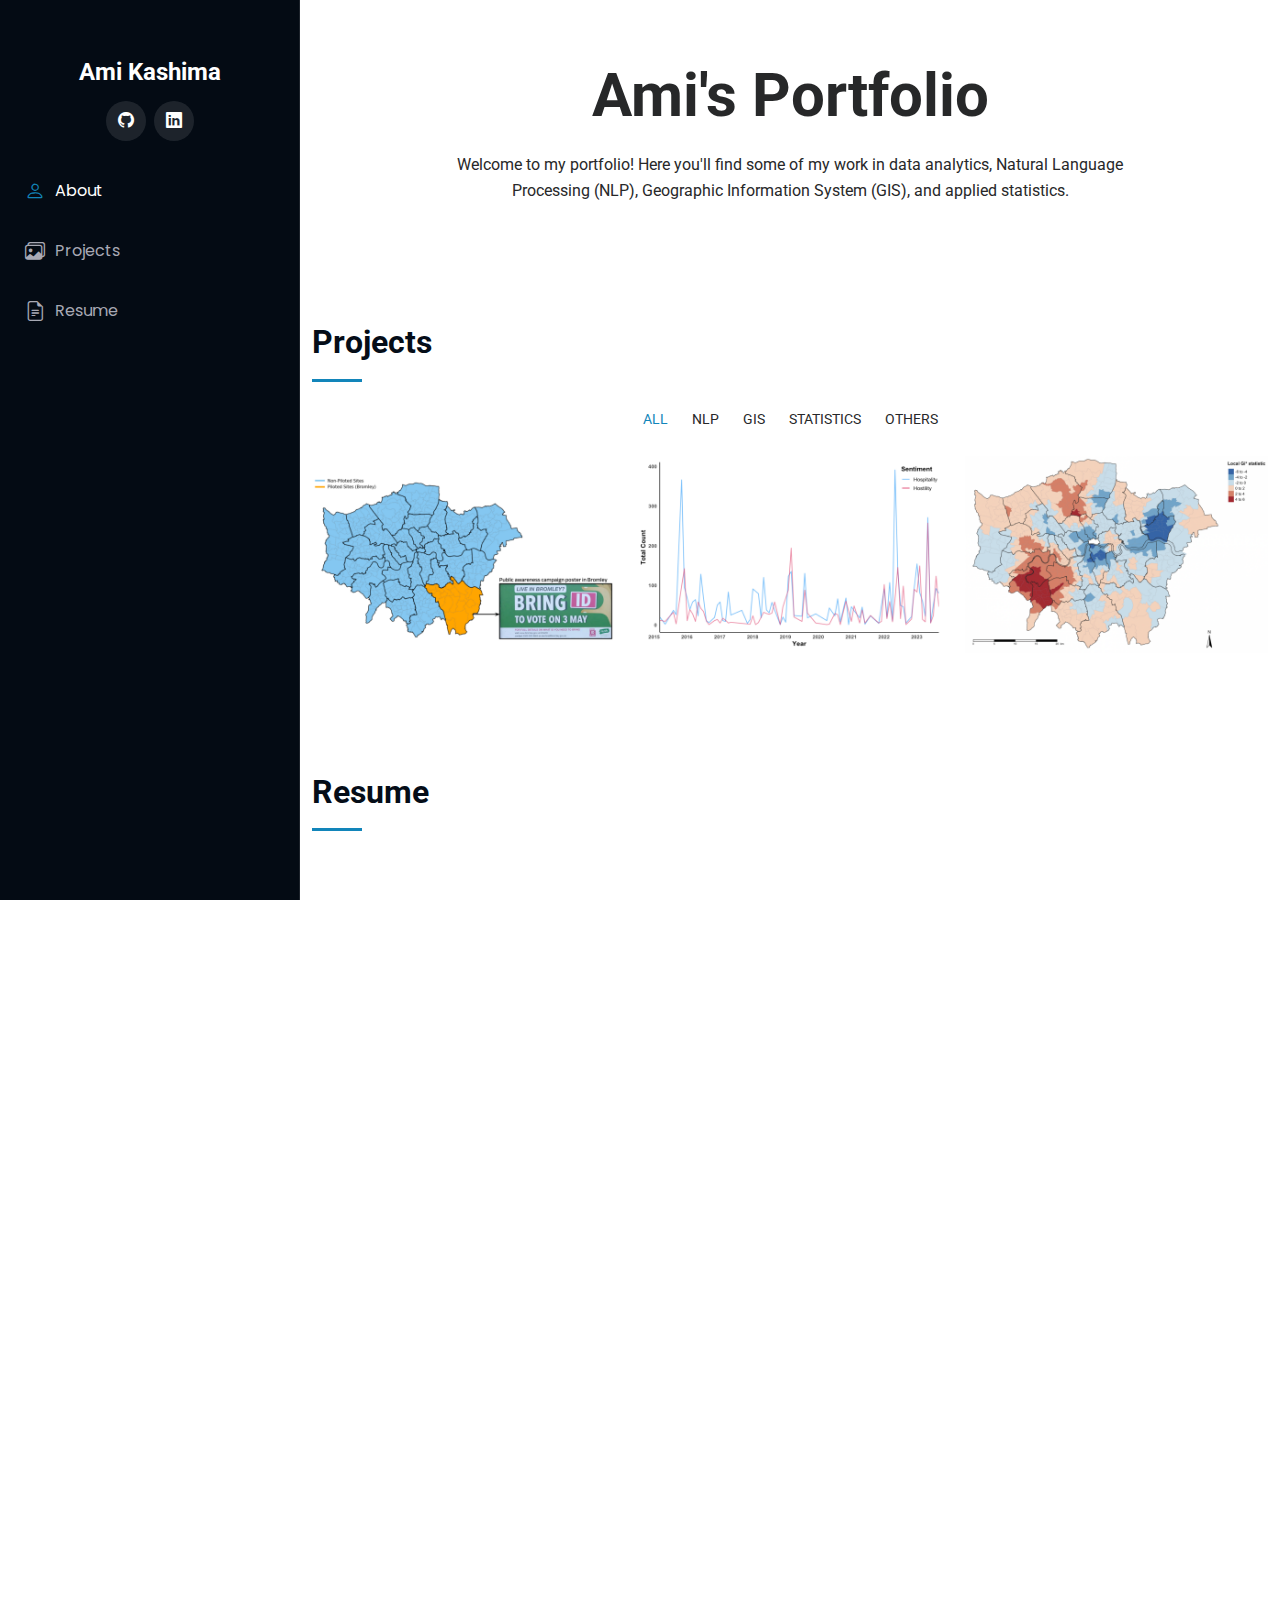
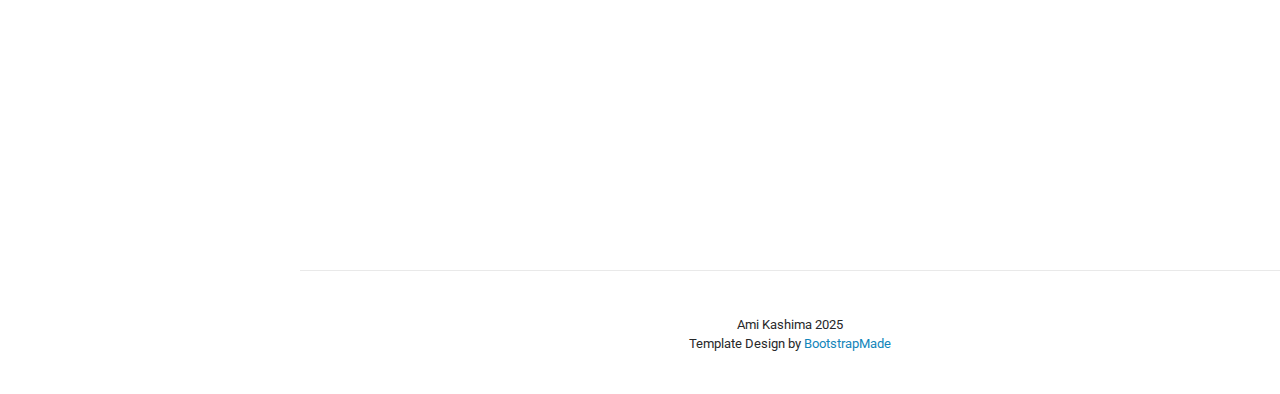
<file: index.html>
<!DOCTYPE html>
<html lang="en">

<head>
  <meta charset="utf-8">
  <meta content="width=device-width, initial-scale=1.0" name="viewport">
  <meta content="" name="description">
  <meta content="" name="keywords">
  <title>Ami's Portfolio</title>

  <!-- Favicons -->
  <link href="assets/img/favicon.ico" rel="icon" type="image/x-icon">
  <link href="assets/img/apple-touch-icon.png" rel="apple-touch-icon">

  <!-- Fonts -->
  <link href="https://fonts.googleapis.com" rel="preconnect">
  <link href="https://fonts.gstatic.com" rel="preconnect" crossorigin>
  <link href="https://fonts.googleapis.com/css2?family=Roboto:ital,wght@0,100;0,300;0,400;0,500;0,700;0,900;1,100;1,300;1,400;1,500;1,700;1,900&family=Poppins:ital,wght@0,100;0,200;0,300;0,400;0,500;0,600;0,700;0,800;0,900;1,100;1,200;1,300;1,400;1,500;1,600;1,700;1,800;1,900&family=Raleway:ital,wght@0,100;0,200;0,300;0,400;0,500;0,600;0,700;0,800;0,900;1,100;1,200;1,300;1,400;1,500;1,600;1,700;1,800;1,900&display=swap" rel="stylesheet">

  <!-- Vendor CSS Files -->
  <link href="assets/vendor/bootstrap/css/bootstrap.min.css" rel="stylesheet">
  <link href="assets/vendor/bootstrap-icons/bootstrap-icons.css" rel="stylesheet">
  <link href="assets/vendor/aos/aos.css" rel="stylesheet">
  <link href="assets/vendor/glightbox/css/glightbox.min.css" rel="stylesheet">
  <link href="assets/vendor/swiper/swiper-bundle.min.css" rel="stylesheet">

  <!-- Main CSS File -->
  <link href="assets/css/main.css" rel="stylesheet">

  <!-- =======================================================
  * Template Name: iPortfolio
  * Template URL: https://bootstrapmade.com/iportfolio-bootstrap-portfolio-websites-template/
  * Updated: Jun 29 2024 with Bootstrap v5.3.3
  * Author: BootstrapMade.com
  * License: https://bootstrapmade.com/license/
  ======================================================== -->
</head>

<body class="index-page">

  <header id="header" class="header dark-background d-flex flex-column">
    <i class="header-toggle d-xl-none bi bi-list"></i>


    <a href="index.html" class="logo d-flex align-items-center justify-content-center">
      <!-- Uncomment the line below if you also wish to use an image logo -->
      <!-- <img src="assets/img/logo.png" alt=""> -->
      <h1 class="sitename"><br><br>Ami Kashima</h1>
    </a>

    <div class="social-links text-center">
      <a href="https://github.com/amikashima" class="github"><i class="bi bi-github"></i></a>
      <a href="https://www.linkedin.com/in/ami-kashima-99a86022b/" class="linkedin"><i class="bi bi-linkedin"></i></a>
    </div>

    <nav id="navmenu" class="navmenu">
      <ul>
        <li><a href="#intro"><i class="bi bi-person navicon"></i> About</a></li>
        <li><a href="#portfolio"><i class="bi bi-images navicon"></i> Projects</a></li>
        <li><a href="#resume"><i class="bi bi-file-earmark-text navicon"></i> Resume</a></li>
      </ul>
    </nav>

  </header>

  <main class="main">

    <!-- Portfolio Intro Section -->
<section id="intro" class="intro-section">
  <div class="container text-center">
    <h1 class="intro-title">Ami's Portfolio</h1>
    <p class="intro-description">
      Welcome to my portfolio! Here you'll find some of my work in data analytics, Natural Language Processing (NLP), 
      Geographic Information System (GIS), and applied statistics.
    </p>
  </div>
</section>


    <!-- Portfolio Section -->
    <section id="portfolio" class="portfolio section">

      <!-- Section Title -->
      <div class="container section-title" data-aos="fade-up">
        <h2>Projects</h2>
      </div><!-- End Section Title -->

      <div class="container">

        <div class="isotope-layout" data-default-filter="*" data-layout="masonry" data-sort="original-order">

          <ul class="portfolio-filters isotope-filters" data-aos="fade-up" data-aos-delay="100">
            <li data-filter="*" class="filter-active">All</li>
            <li data-filter=".filter-nlp">NLP</li>
            <li data-filter=".filter-gis">GIS</li>
            <li data-filter=".filter-stats">Statistics</li>
            <li data-filter=".filter-ml">Others</li>
          
          </ul><!-- End Portfolio Filters -->

          <div class="row gy-4 isotope-container" data-aos="fade-up" data-aos-delay="200">

            <div class="col-lg-4 col-md-6 portfolio-item isotope-item filter-stats">
              <div class="portfolio-content h-100">
                <img src="assets/img/portfolio/causal.jpg" class="img-fluid" alt="">
                <div class="portfolio-info">
                  <h4>Statistics, Python</h4>
                  <p>Causal Impact of the Voter ID Requirements on Voter Turnout in London</p>
                  <a href="causal-portfolio-details.html" title="More Details" class="details-link"><i class="bi bi-link-45deg"></i></a>
                </div>
              </div>
            </div><!-- End Portfolio Item -->

            <div class="col-lg-4 col-md-6 portfolio-item isotope-item filter-nlp">
              <div class="portfolio-content h-100">
                <img src="assets/img/portfolio/refugee.jpg" class="img-fluid" alt="">
                <div class="portfolio-info">
                  <h4>NLP, Python, R</h4>
                  <p>Politicians' Attitudes Towards Refugees in the UK House of Commons</p>
                  <a href="portfolio-details.html" title="More Details" class="details-link"><i class="bi bi-link-45deg"></i></a>
                </div>
              </div>
            </div><!-- End Portfolio Item -->

            <div class="col-lg-4 col-md-6 portfolio-item isotope-item filter-gis">
              <div class="portfolio-content h-100">
                <img src="assets/img/portfolio/gis.jpg" class="img-fluid" alt="">
                <div class="portfolio-info">
                  <h4>GIS, R</h4>
                  <p>Geospatial Analysis of Voter Turnout in London's Local Elections</p>
                  <a href="gis-portfolio-details.html" title="More Details" class="details-link"><i class="bi bi-link-45deg"></i></a>
                </div>
              </div>
            </div><!-- End Portfolio Item -->
          
          </div><!-- End Portfolio Container -->

        </div>

      </div>

    </section><!-- /Portfolio Section -->

  
   <!-- Resume Section -->
   <section id="resume" class="resume section">

    <!-- Section Title -->
    <div class="container section-title" data-aos="fade-up">
      <h2>Resume</h2>
    </div><!-- End Section Title -->

    <div class="container">
      <div class="row">
        <div class="col-lg-6" data-aos="fade-up" data-aos-delay="100">
          <h3 class="resume-title">Education</h3>
          <div class="resume-item">
            <h4>MSc Social Data Science</h4>
            <h6>University of Oxford, UK (2024-26)</h6>
            <p><em>Funding: Oxford-Uehiro Graduate Scholarship<br>
              Thesis: Cross-Linguistic Analysis of Earthquake Coverage and the Role of Bilingual Contributors on Wikipedia</em></p>
          </div><!-- Edn Resume Item -->

          <div class="resume-item">
            <h4>BA Geography with Social Data Science</h4>
            <h6>University College London, UK (2021-24)</h6>
            <p><em>Grade: First Class Honours <br>
              Thesis: Hostility or Hospitality? Computational Text Analysis of MPs' Attitudes Towards Refugees in the UK House of Commons</em></p>
          </div><!-- Edn Resume Item -->
        </div>

        <div class="col-lg-6" data-aos="fade-up" data-aos-delay="200">
          <h3 class="resume-title">Experiences</h3>
          

          <!-- UCL Research Assistant Role -->
           <div class="resume-item">
            <h4>Research Assistant</h4>
            <h6>University College London, UK (Jul-Oct 2024)</h6>
            <p><em>Assited with the construction of a multimodal vision-language model to improve the prediction of real estate characteristics in London.</em></p>
          
          </div><!-- End Resume Item -->
          
          <!-- GLA Data Analyst Intern Role -->
           <div class="resume-item">
            <h4>Data Analyst Intern</h4>
            <h6>Greater London Authority, UK (Jun-Jul 2023)</h6>
            <p><em>Assisted with the launch and analysis of the London Wellbeing and Sustainability Measure; a multidimensional tool created in response to the Mayor of London's 2021 Manifesto.</em></p>
          </div><!-- End Resume Item -->

        </div>

        <div class="col-lg-6" data-aos="fade-up" data-aos-delay="100">
          <h3 class="resume-title">Awards</h3>
          
          <!-- UCL Research Assistant Role -->
           <div class="resume-item">
            <h4>2024 Faculty Medal Winner and Dean's List</h4>
            <h6>Issued by UCL Faculty of Social & Historical Sciences (Jul 2024)</h6>
            <p><em>Highest-achieving undergraduate student out of over 1,000 graduating students in the 
              UCL Faculty of Social & Historical Sciences. Featured in a <a href="https://www.ucl.ac.uk/social-historical-sciences/case-studies/2024/aug/student-spotlight-ami-kashima" target="_blank">Student Spotlight</a> article. </em></p>
          
          </div><!-- End Resume Item -->
          
          <!-- GLA Data Analyst Intern Role -->
           <div class="resume-item">
            <h4>2024 Best Dissertation Prize</h4>
            <h6>Issued by UCL Q-Step Centre (Jul 2024)</h6>
            <p><em>Best undergraduate dissertation in UCL Social Data Science (Q-Step). 
              Highlights from my research can be read <a href="https://github.com/amikashima/Undergraduate-Dissertation" target="_blank">here</a>.</em></p>
          </div><!-- End Resume Item -->

          <!-- GLA Data Analyst Intern Role -->
          <div class="resume-item">
            <h4>Oxford-Uehiro Graduate Scholarship</h4>
            <h6>Issued by the University of Oxford (Apr 2024)</h6>
            <p><em>Awarded a fully funded merit-based scholarship to pursue my graduate studies. 
              More about the scholarship can be read <a href="https://www.development.ox.ac.uk/report2022-23/oxford-launches-new-scholarship-programme-inspired-by-japans-choshu-five" target="_blank">here</a>.</em></p>
          </div><!-- End Resume Item -->

        </div>
        
        <div class="col-lg-6" data-aos="fade-up" data-aos-delay="100">
          <h3 class="resume-title">Skills</h3>
          
          <!-- Data Analysis -->
           <div class="resume-item">
            <h4>Data Analysis</h4>
            <p>Python, R</p>
          </div><!-- End Resume Item -->
          
          
          <!-- Database Management -->
          <div class="resume-item">
            <h4>Database Management</h4>
            <p>PostgreSQL</p>
          </div><!-- End Resume Item -->

          <!-- Typesetting -->
          <div class="resume-item">
            <h4>Typesetting</h4>
            <p>LaTeX, R Markdown</p>
          </div><!-- End Resume Item -->

          <!-- Web Development -->
          <div class="resume-item">
            <h4>Web Development</h4>
            <p>HTML, JavaScript, CSS</p>
          </div><!-- End Resume Item -->


          <!-- Languages -->
           <div class="resume-item">
            <h4>Languages</h4>
            <p>English (Native), Japanese (Native)</p>
          </div><!-- End Resume Item -->

        </div>
      </div>

    </div>

  </section><!-- /Resume Section -->
  

  </main>

  <footer id="footer" class="footer position-relative">

    <div class="container">
      <div class="credits">
        <!-- All the links in the footer should remain intact. -->
        <!-- Licensing information: https://bootstrapmade.com/license/ -->
        <!-- Purchase the pro version with working PHP/AJAX contact form: [buy-url] -->
        Ami Kashima 2025 <br> Template Design by <a href="https://bootstrapmade.com/">BootstrapMade</a>
      </div>
    </div>

  </footer>

  <!-- Scroll Top -->
  <a href="#" id="scroll-top" class="scroll-top d-flex align-items-center justify-content-center"><i class="bi bi-arrow-up-short"></i></a>

  <!-- Preloader -->
  <div id="preloader"></div>

  <!-- Vendor JS Files -->
  <script src="assets/vendor/bootstrap/js/bootstrap.bundle.min.js"></script>
  <script src="assets/vendor/php-email-form/validate.js"></script>
  <script src="assets/vendor/aos/aos.js"></script>
  <script src="assets/vendor/typed.js/typed.umd.js"></script>
  <script src="assets/vendor/purecounter/purecounter_vanilla.js"></script>
  <script src="assets/vendor/waypoints/noframework.waypoints.js"></script>
  <script src="assets/vendor/glightbox/js/glightbox.min.js"></script>
  <script src="assets/vendor/imagesloaded/imagesloaded.pkgd.min.js"></script>
  <script src="assets/vendor/isotope-layout/isotope.pkgd.min.js"></script>
  <script src="assets/vendor/swiper/swiper-bundle.min.js"></script>

  <!-- Main JS File -->
  <script src="assets/js/main.js"></script>

</body>

</html>
</file>
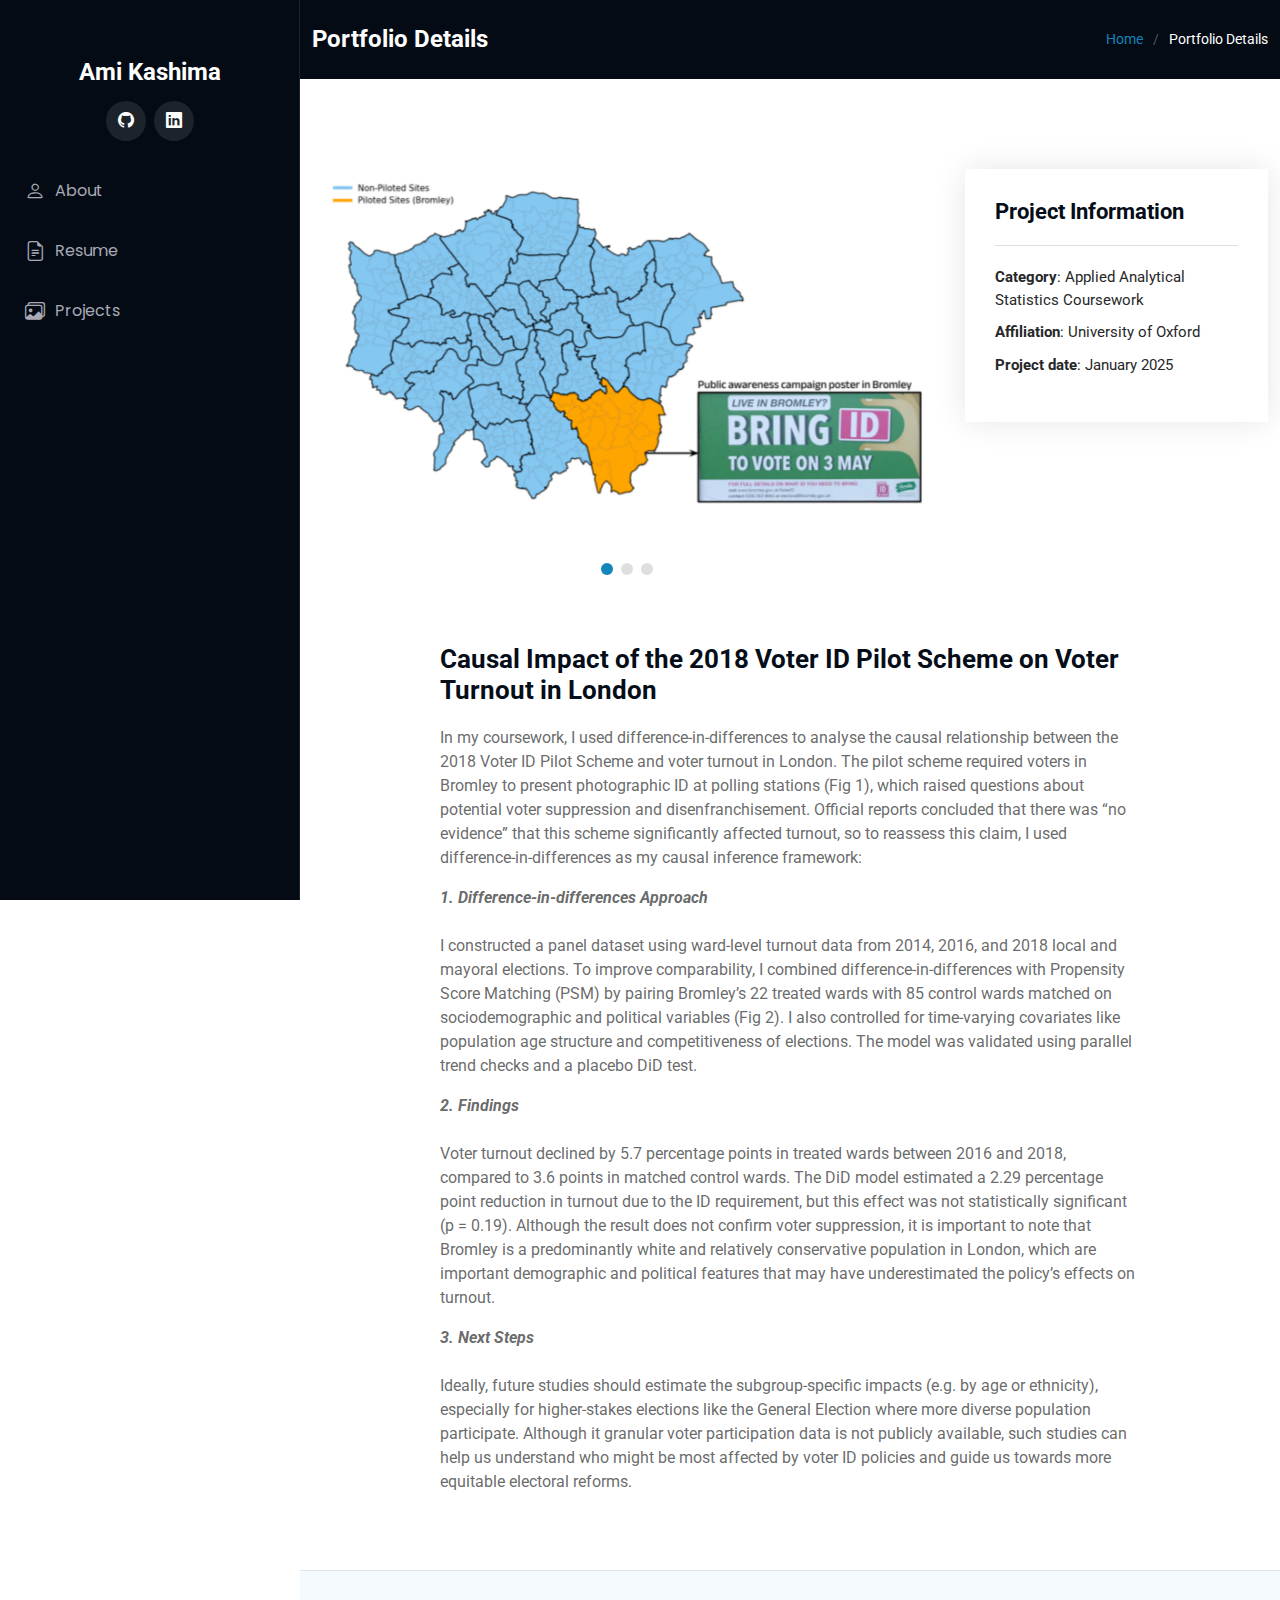
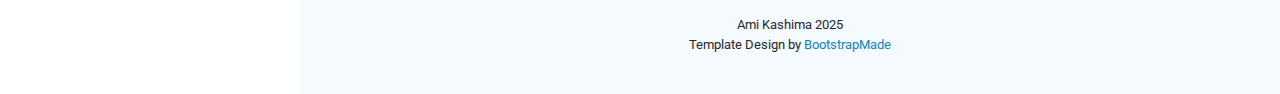
<file: causal-portfolio-details.html>
<!DOCTYPE html>
<html lang="en">

<head>
  <meta charset="utf-8">
  <meta content="width=device-width, initial-scale=1.0" name="viewport">
  <title>Portfolio Details - iPortfolio Bootstrap Template</title>
  <meta content="" name="description">
  <meta content="" name="keywords">

  <!-- Favicons -->
  <link href="assets/img/favicon.png" rel="icon">
  <link href="assets/img/apple-touch-icon.png" rel="apple-touch-icon">

  <!-- Fonts -->
  <link href="https://fonts.googleapis.com" rel="preconnect">
  <link href="https://fonts.gstatic.com" rel="preconnect" crossorigin>
  <link href="https://fonts.googleapis.com/css2?family=Roboto:ital,wght@0,100;0,300;0,400;0,500;0,700;0,900;1,100;1,300;1,400;1,500;1,700;1,900&family=Poppins:ital,wght@0,100;0,200;0,300;0,400;0,500;0,600;0,700;0,800;0,900;1,100;1,200;1,300;1,400;1,500;1,600;1,700;1,800;1,900&family=Raleway:ital,wght@0,100;0,200;0,300;0,400;0,500;0,600;0,700;0,800;0,900;1,100;1,200;1,300;1,400;1,500;1,600;1,700;1,800;1,900&display=swap" rel="stylesheet">

  <!-- Vendor CSS Files -->
  <link href="assets/vendor/bootstrap/css/bootstrap.min.css" rel="stylesheet">
  <link href="assets/vendor/bootstrap-icons/bootstrap-icons.css" rel="stylesheet">
  <link href="assets/vendor/aos/aos.css" rel="stylesheet">
  <link href="assets/vendor/glightbox/css/glightbox.min.css" rel="stylesheet">
  <link href="assets/vendor/swiper/swiper-bundle.min.css" rel="stylesheet">

  <!-- Main CSS File -->
  <link href="assets/css/main.css" rel="stylesheet">

  <!-- =======================================================
  * Template Name: iPortfolio
  * Template URL: https://bootstrapmade.com/iportfolio-bootstrap-portfolio-websites-template/
  * Updated: Jun 29 2024 with Bootstrap v5.3.3
  * Author: BootstrapMade.com
  * License: https://bootstrapmade.com/license/
  ======================================================== -->
</head>

<body class="portfolio-details-page">

  <header id="header" class="header dark-background d-flex flex-column">
    <i class="header-toggle d-xl-none bi bi-list"></i>

    <a href="index.html" class="logo d-flex align-items-center justify-content-center">
      <!-- Uncomment the line below if you also wish to use an image logo -->
      <!-- <img src="assets/img/logo.png" alt=""> -->
      <h1 class="sitename"><br><br>Ami Kashima</h1>
    </a>

    <div class="social-links text-center">
      <a href="https://github.com/amikashima" class="github"><i class="bi bi-github"></i></a>
      <a href="https://www.linkedin.com/in/ami-kashima-99a86022b/" class="linkedin"><i class="bi bi-linkedin"></i></a>
    </div>

    <nav id="navmenu" class="navmenu">
      <ul>
        <li><a href="#intro"><i class="bi bi-person navicon"></i> About</a></li>
        <li><a href="#resume"><i class="bi bi-file-earmark-text navicon"></i> Resume</a></li>
        <li><a href="#portfolio"><i class="bi bi-images navicon"></i> Projects</a></li>
      </ul>
    </nav>

  </header>

  <main class="main">

    <!-- Page Title -->
    <div class="page-title dark-background">
      <div class="container d-lg-flex justify-content-between align-items-center">
        <h1 class="mb-2 mb-lg-0">Portfolio Details</h1>
        <nav class="breadcrumbs">
          <ol>
            <li><a href="index.html">Home</a></li>
            <li class="current">Portfolio Details</li>
          </ol>
        </nav>
      </div>
    </div><!-- End Page Title -->

    <!-- Portfolio Details Section -->
    <section id="portfolio-details" class="portfolio-details section">

      <div class="container" data-aos="fade-up" data-aos-delay="100">

        <div class="row gy-4">

          <div class="col-lg-8">
            <div class="portfolio-details-slider swiper init-swiper">

              <script type="application/json" class="swiper-config">
                {
                  "loop": true,
                  "speed": 600,
                  "autoplay": {
                    "delay": 5000
                  },
                  "slidesPerView": "auto",
                  "pagination": {
                    "el": ".swiper-pagination",
                    "type": "bullets",
                    "clickable": true
                  }
                }
              </script>

              <div class="swiper-wrapper align-items-center">

                <div class="swiper-slide">
                  <img src="assets/img/portfolio/causal.jpg" alt="">
                  <p class="image-caption"></p>
                </div>

                <div class="swiper-slide">
                  <img src="assets/img/portfolio/causal-2.jpg" alt="">
                  <p class="image-caption"></p>
                </div>

                <div class="swiper-slide">
                  <img src="assets/img/portfolio/causal-3.jpg" alt="">
                  <p class="image-caption"></p>
                </div>

              </div>
              <div class="swiper-pagination"></div>
            </div>
          </div>

          <div class="col-lg-4">
            <div class="portfolio-info" data-aos="fade-up" data-aos-delay="200">
              <h3>Project Information</h3>
              <ul>
                <li><strong>Category</strong>: Applied Analytical Statistics Coursework</li>
                <li><strong>Affiliation</strong>: University of Oxford</li>
                <li><strong>Project date</strong>: January 2025</li>
              </ul>
            </div>
          </div>

          <div class="col-lg-12">
            <div class="portfolio-description" data-aos="fade-up" data-aos-delay="300">
              <h2>Causal Impact of the 2018 Voter ID Pilot Scheme on Voter Turnout in London</h2>
              
              <p>In my coursework, I used difference-in-differences to analyse the causal relationship between the 2018 Voter ID Pilot Scheme and voter turnout in London. 
                The pilot scheme required voters in Bromley to present photographic ID at polling stations (Fig 1), 
                which raised questions about potential voter suppression and disenfranchisement. 
                Official reports concluded that there was “no evidence” that this scheme significantly affected turnout, 
                so to reassess this claim, I used difference-in-differences as my causal inference framework:
              </p>
              
              <p><em><strong>1. Difference-in-differences Approach</strong></em><br><br>
                I constructed a panel dataset using ward-level turnout data from 2014, 2016, and 2018 local and mayoral elections. 
                To improve comparability, I combined difference-in-differences with Propensity Score Matching (PSM) by
                pairing Bromley’s 22 treated wards with 85 control wards matched on sociodemographic and political variables (Fig 2). 
                I also controlled for time-varying covariates like population age structure and competitiveness of elections. 
                The model was validated using parallel trend checks and a placebo DiD test.
              </p>
              
              <p><em><strong>2. Findings</strong></em><br><br>
                Voter turnout declined by 5.7 percentage points in treated wards between 2016 and 2018, 
                compared to 3.6 points in matched control wards. The DiD model estimated a 2.29 percentage point 
                reduction in turnout due to the ID requirement, but this effect was not statistically significant (p = 0.19). 
                Although the result does not confirm voter suppression, it is important to note that Bromley is a predominantly white 
                and relatively conservative population in London, which are important demographic and political features that 
                may have underestimated the policy’s effects on turnout. </p>
                
                <p><em><strong>3. Next Steps</strong></em><br><br>
                  Ideally, future studies should estimate the subgroup-specific impacts (e.g. by age or ethnicity), 
                  especially for higher-stakes elections like the General Election where more diverse population participate. 
                  Although it granular voter participation data is not publicly available, 
                  such studies can help us understand who might be most affected by voter ID policies 
                  and guide us towards more equitable electoral reforms.
                
            </div>
          </div>
        </div>

        </div>

      </div>

    </section><!-- /Portfolio Details Section -->

  </main>

  <footer id="footer" class="footer position-relative light-background">

    <div class="container">
      <div class="credits">
        <!-- All the links in the footer should remain intact. -->
        <!-- You can delete the links only if you've purchased the pro version. -->
        <!-- Licensing information: https://bootstrapmade.com/license/ -->
        <!-- Purchase the pro version with working PHP/AJAX contact form: [buy-url] -->
        Ami Kashima 2025 <br> Template Design by <a href="https://bootstrapmade.com/">BootstrapMade</a>
      </div>
    </div>

  </footer>

  <!-- Scroll Top -->
  <a href="#" id="scroll-top" class="scroll-top d-flex align-items-center justify-content-center"><i class="bi bi-arrow-up-short"></i></a>

  <!-- Preloader -->
  <div id="preloader"></div>

  <!-- Vendor JS Files -->
  <script src="assets/vendor/bootstrap/js/bootstrap.bundle.min.js"></script>
  <script src="assets/vendor/php-email-form/validate.js"></script>
  <script src="assets/vendor/aos/aos.js"></script>
  <script src="assets/vendor/typed.js/typed.umd.js"></script>
  <script src="assets/vendor/purecounter/purecounter_vanilla.js"></script>
  <script src="assets/vendor/waypoints/noframework.waypoints.js"></script>
  <script src="assets/vendor/glightbox/js/glightbox.min.js"></script>
  <script src="assets/vendor/imagesloaded/imagesloaded.pkgd.min.js"></script>
  <script src="assets/vendor/isotope-layout/isotope.pkgd.min.js"></script>
  <script src="assets/vendor/swiper/swiper-bundle.min.js"></script>

  <!-- Main JS File -->
  <script src="assets/js/main.js"></script>

</body>

</html>
</file>
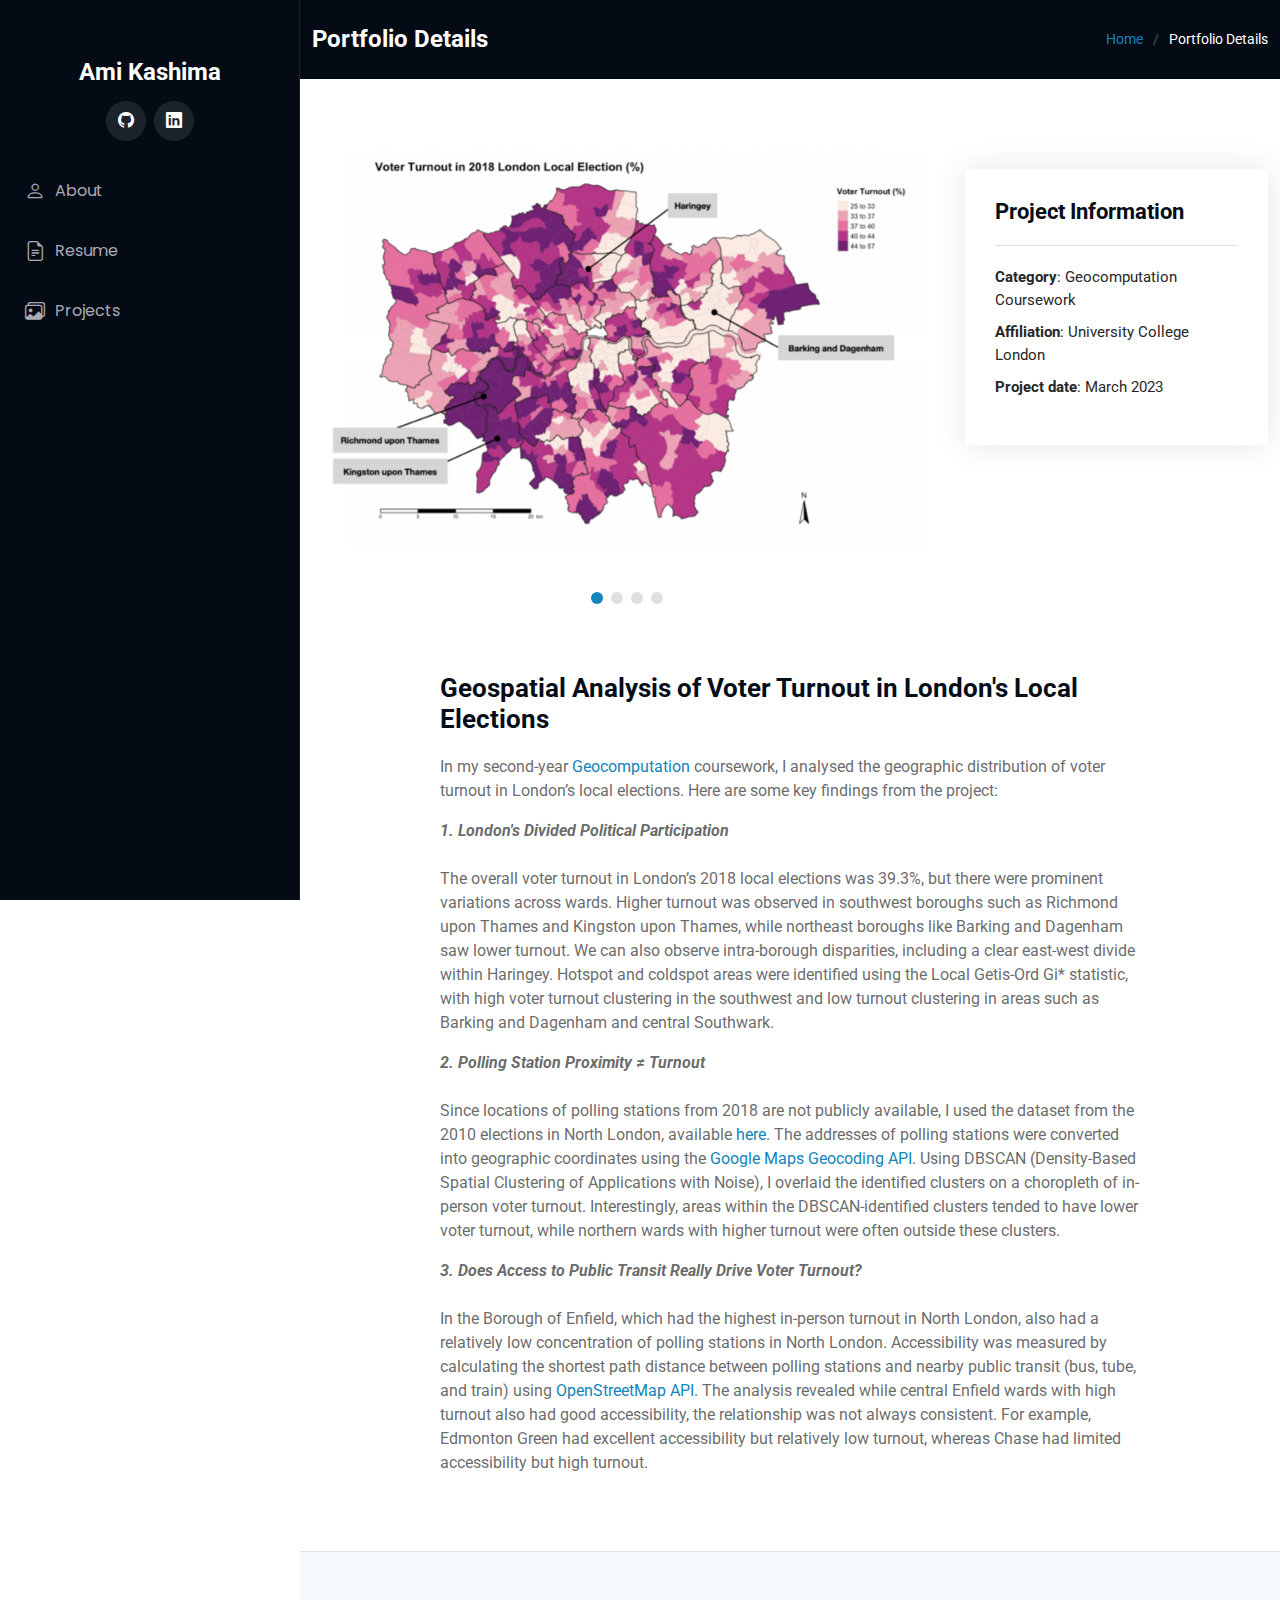
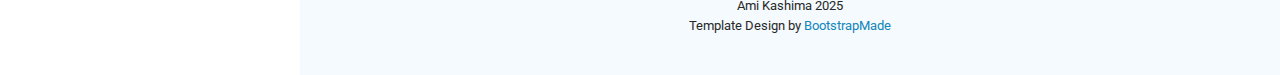
<file: gis-portfolio-details.html>
<!DOCTYPE html>
<html lang="en">

<head>
  <meta charset="utf-8">
  <meta content="width=device-width, initial-scale=1.0" name="viewport">
  <title>Portfolio Details - iPortfolio Bootstrap Template</title>
  <meta content="" name="description">
  <meta content="" name="keywords">

  <!-- Favicons -->
  <link href="assets/img/favicon.png" rel="icon">
  <link href="assets/img/apple-touch-icon.png" rel="apple-touch-icon">

  <!-- Fonts -->
  <link href="https://fonts.googleapis.com" rel="preconnect">
  <link href="https://fonts.gstatic.com" rel="preconnect" crossorigin>
  <link href="https://fonts.googleapis.com/css2?family=Roboto:ital,wght@0,100;0,300;0,400;0,500;0,700;0,900;1,100;1,300;1,400;1,500;1,700;1,900&family=Poppins:ital,wght@0,100;0,200;0,300;0,400;0,500;0,600;0,700;0,800;0,900;1,100;1,200;1,300;1,400;1,500;1,600;1,700;1,800;1,900&family=Raleway:ital,wght@0,100;0,200;0,300;0,400;0,500;0,600;0,700;0,800;0,900;1,100;1,200;1,300;1,400;1,500;1,600;1,700;1,800;1,900&display=swap" rel="stylesheet">

  <!-- Vendor CSS Files -->
  <link href="assets/vendor/bootstrap/css/bootstrap.min.css" rel="stylesheet">
  <link href="assets/vendor/bootstrap-icons/bootstrap-icons.css" rel="stylesheet">
  <link href="assets/vendor/aos/aos.css" rel="stylesheet">
  <link href="assets/vendor/glightbox/css/glightbox.min.css" rel="stylesheet">
  <link href="assets/vendor/swiper/swiper-bundle.min.css" rel="stylesheet">

  <!-- Main CSS File -->
  <link href="assets/css/main.css" rel="stylesheet">

  <!-- =======================================================
  * Template Name: iPortfolio
  * Template URL: https://bootstrapmade.com/iportfolio-bootstrap-portfolio-websites-template/
  * Updated: Jun 29 2024 with Bootstrap v5.3.3
  * Author: BootstrapMade.com
  * License: https://bootstrapmade.com/license/
  ======================================================== -->
</head>

<body class="portfolio-details-page">

  <header id="header" class="header dark-background d-flex flex-column">
    <i class="header-toggle d-xl-none bi bi-list"></i>

    <a href="index.html" class="logo d-flex align-items-center justify-content-center">
      <!-- Uncomment the line below if you also wish to use an image logo -->
      <!-- <img src="assets/img/logo.png" alt=""> -->
      <h1 class="sitename"><br><br>Ami Kashima</h1>
    </a>

    <div class="social-links text-center">
      <a href="https://github.com/amikashima" class="github"><i class="bi bi-github"></i></a>
      <a href="https://www.linkedin.com/in/ami-kashima-99a86022b/" class="linkedin"><i class="bi bi-linkedin"></i></a>
    </div>

    <nav id="navmenu" class="navmenu">
      <ul>
        <li><a href="#intro"><i class="bi bi-person navicon"></i> About</a></li>
        <li><a href="#resume"><i class="bi bi-file-earmark-text navicon"></i> Resume</a></li>
        <li><a href="#portfolio"><i class="bi bi-images navicon"></i> Projects</a></li>
      </ul>
    </nav>

  </header>

  <main class="main">

    <!-- Page Title -->
    <div class="page-title dark-background">
      <div class="container d-lg-flex justify-content-between align-items-center">
        <h1 class="mb-2 mb-lg-0">Portfolio Details</h1>
        <nav class="breadcrumbs">
          <ol>
            <li><a href="index.html">Home</a></li>
            <li class="current">Portfolio Details</li>
          </ol>
        </nav>
      </div>
    </div><!-- End Page Title -->

    <!-- Portfolio Details Section -->
    <section id="portfolio-details" class="portfolio-details section">

      <div class="container" data-aos="fade-up" data-aos-delay="100">

        <div class="row gy-4">

          <div class="col-lg-8">
            <div class="portfolio-details-slider swiper init-swiper">

              <script type="application/json" class="swiper-config">
                {
                  "loop": true,
                  "speed": 600,
                  "autoplay": {
                    "delay": 5000
                  },
                  "slidesPerView": "auto",
                  "pagination": {
                    "el": ".swiper-pagination",
                    "type": "bullets",
                    "clickable": true
                  }
                }
              </script>

              <div class="swiper-wrapper align-items-center">

                <div class="swiper-slide">
                  <img src="assets/img/portfolio/gis-1.jpg" alt="">
                  <p class="image-caption"></p>
                </div>

                <div class="swiper-slide">
                  <img src="assets/img/portfolio/gis-2.jpg" alt="">
                  <p class="image-caption"></p>
                </div>

                <div class="swiper-slide">
                  <img src="assets/img/portfolio/gis-3.jpg" alt="">
                  <p class="image-caption"></p>
                </div>

                <div class="swiper-slide">
                  <img src="assets/img/portfolio/gis-4.jpg" alt="">
                  <p class="image-caption"></p>
                </div>

              </div>
              <div class="swiper-pagination"></div>
            </div>
          </div>

          <div class="col-lg-4">
            <div class="portfolio-info" data-aos="fade-up" data-aos-delay="200">
              <h3>Project Information</h3>
              <ul>
                <li><strong>Category</strong>: Geocomputation Coursework</li>
                <li><strong>Affiliation</strong>: University College London</li>
                <li><strong>Project date</strong>: March 2023</li>
              </ul>
            </div>
          </div>

          <div class="col-lg-12">
            <div class="portfolio-description" data-aos="fade-up" data-aos-delay="300">
              <h2>Geospatial Analysis of Voter Turnout in London's Local Elections</h2>
              <p>
                In my second-year <a href="https://www.ucl.ac.uk/module-catalogue/modules/geocomputation-GEOG0030" target="_blank">Geocomputation</a> coursework, I analysed the geographic distribution of voter turnout in London’s local elections. 
                Here are some key findings from the project:
                </p>
                
                <p>
                <em><strong>1. London's Divided Political Participation</strong></em><br><br>
                The overall voter turnout in London’s 2018 local elections was 39.3%, but there were prominent variations across wards. 
                Higher turnout was observed in southwest boroughs such as Richmond upon Thames and Kingston upon Thames, while northeast boroughs like Barking and Dagenham saw lower turnout. 
                We can also observe intra-borough disparities, including a clear east-west divide within Haringey. 
                Hotspot and coldspot areas were identified using the Local Getis-Ord Gi* statistic, with high voter turnout clustering in the southwest and low turnout clustering in areas such as Barking and Dagenham and central Southwark. 
                </p>
                
                <p>
                <em><strong>2. Polling Station Proximity ≠ Turnout</strong></em><br><br>
                Since locations of polling stations from 2018 are not publicly available, 
                I used the dataset from the 2010 elections in North London, 
                available <a href="https://data.london.gov.uk/dataset/polling-stations-london-2010-local-general-elections" target="_blank">here</a>. 
                The addresses of polling stations were converted into geographic coordinates using 
                the <a href="https://developers.google.com/maps/documentation/geocoding/overview" target="_blank">Google Maps Geocoding API</a>.
                Using DBSCAN (Density-Based Spatial Clustering of Applications with Noise), 
                I overlaid the identified clusters on a choropleth of in-person voter turnout. 
                Interestingly, areas within the DBSCAN-identified clusters tended to have lower voter turnout, while northern wards with higher turnout were often outside these clusters.
                </p>
                
                <p>
                <em><strong>3. Does Access to Public Transit Really Drive Voter Turnout?</strong></em><br><br>
                In the Borough of Enfield, which had the highest in-person turnout in North London, also had a relatively low concentration of polling stations in North London. 
                Accessibility was measured by calculating the shortest path distance between polling stations and nearby public transit (bus, tube, and train) using <a href="https://cran.r-project.org/web/packages/osmdata/vignettes/osmdata.html" target="_blank">OpenStreetMap API</a>. 
                The analysis revealed while central Enfield wards with high turnout also had good accessibility, the relationship was not always consistent. 
                For example, Edmonton Green had excellent accessibility but relatively low turnout, whereas Chase had limited accessibility but high turnout.
                </p>
                
            </div>
          </div>
        </div>

        </div>

      </div>

    </section><!-- /Portfolio Details Section -->

  </main>

  <footer id="footer" class="footer position-relative light-background">

    <div class="container">
      <div class="credits">
        <!-- All the links in the footer should remain intact. -->
        <!-- You can delete the links only if you've purchased the pro version. -->
        <!-- Licensing information: https://bootstrapmade.com/license/ -->
        <!-- Purchase the pro version with working PHP/AJAX contact form: [buy-url] -->
        Ami Kashima 2025 <br> Template Design by <a href="https://bootstrapmade.com/">BootstrapMade</a>
      </div>
    </div>

  </footer>

  <!-- Scroll Top -->
  <a href="#" id="scroll-top" class="scroll-top d-flex align-items-center justify-content-center"><i class="bi bi-arrow-up-short"></i></a>

  <!-- Preloader -->
  <div id="preloader"></div>

  <!-- Vendor JS Files -->
  <script src="assets/vendor/bootstrap/js/bootstrap.bundle.min.js"></script>
  <script src="assets/vendor/php-email-form/validate.js"></script>
  <script src="assets/vendor/aos/aos.js"></script>
  <script src="assets/vendor/typed.js/typed.umd.js"></script>
  <script src="assets/vendor/purecounter/purecounter_vanilla.js"></script>
  <script src="assets/vendor/waypoints/noframework.waypoints.js"></script>
  <script src="assets/vendor/glightbox/js/glightbox.min.js"></script>
  <script src="assets/vendor/imagesloaded/imagesloaded.pkgd.min.js"></script>
  <script src="assets/vendor/isotope-layout/isotope.pkgd.min.js"></script>
  <script src="assets/vendor/swiper/swiper-bundle.min.js"></script>

  <!-- Main JS File -->
  <script src="assets/js/main.js"></script>

</body>

</html>
</file>
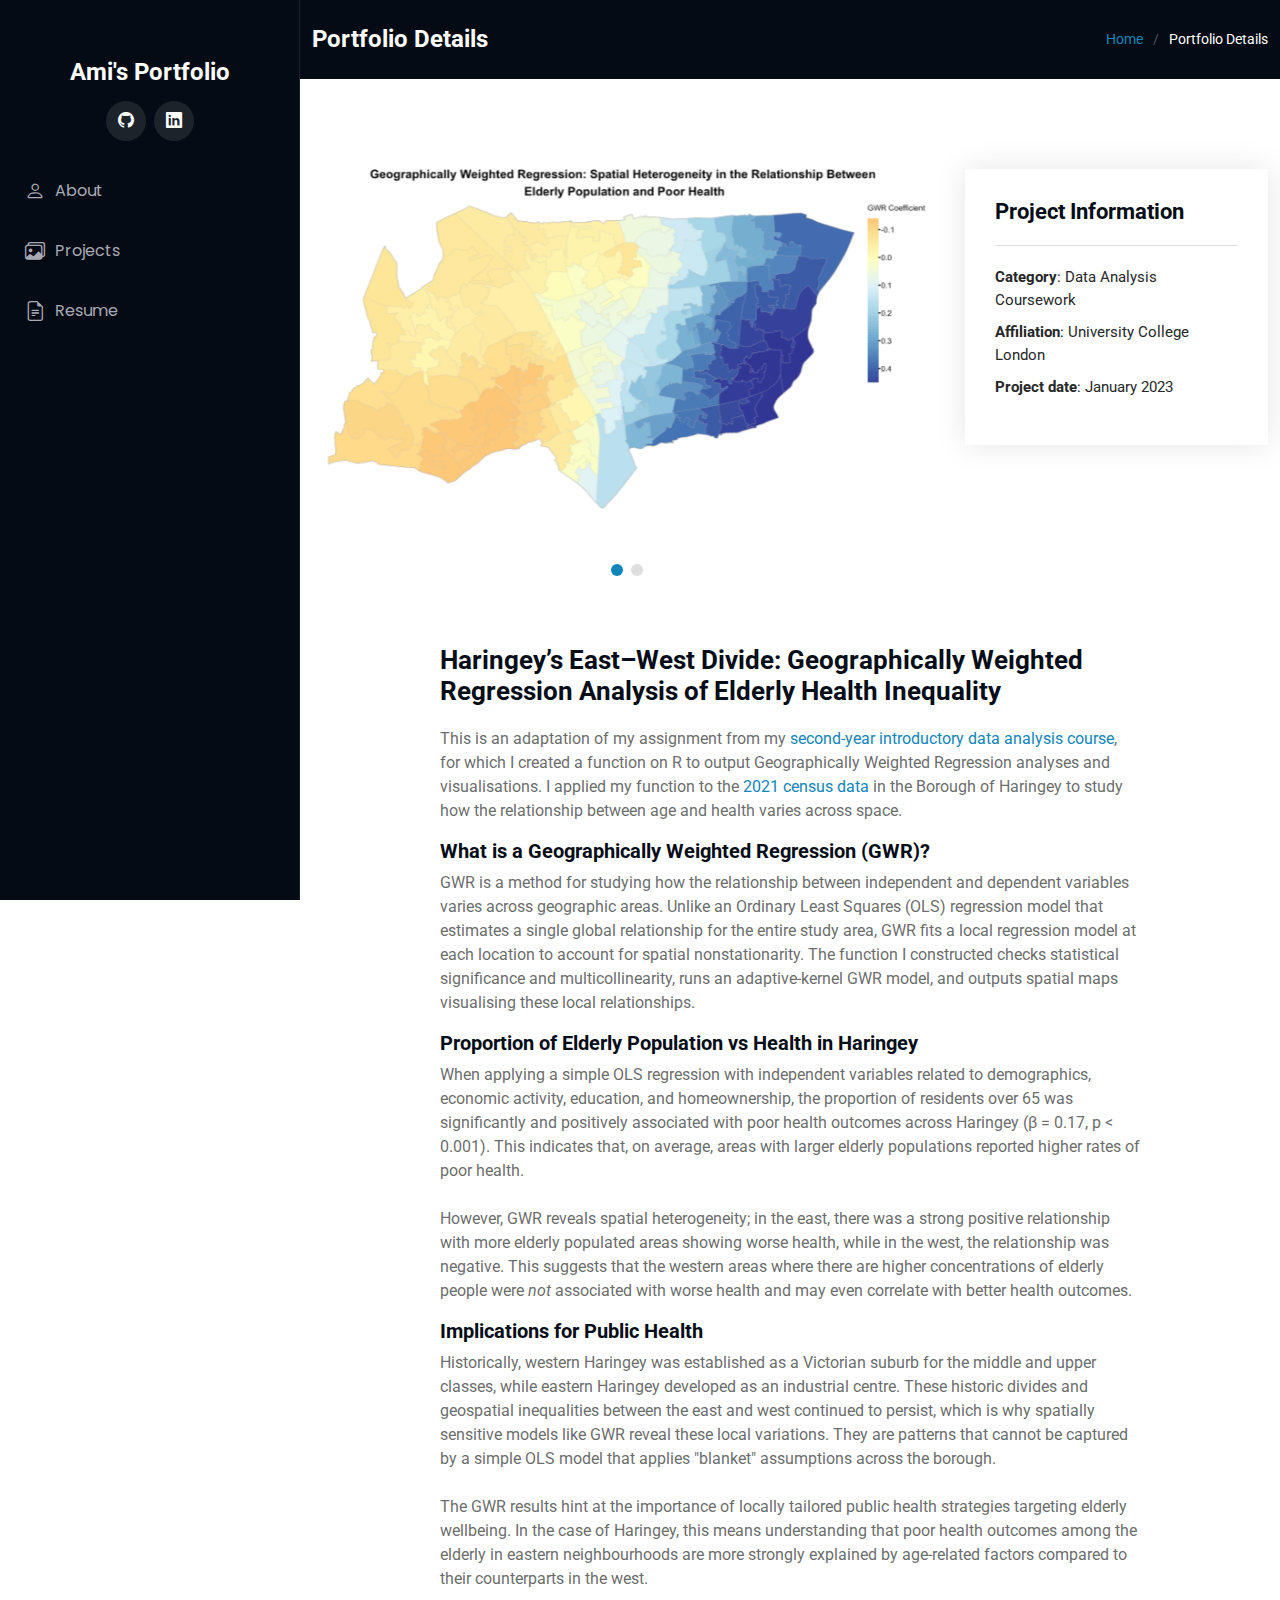
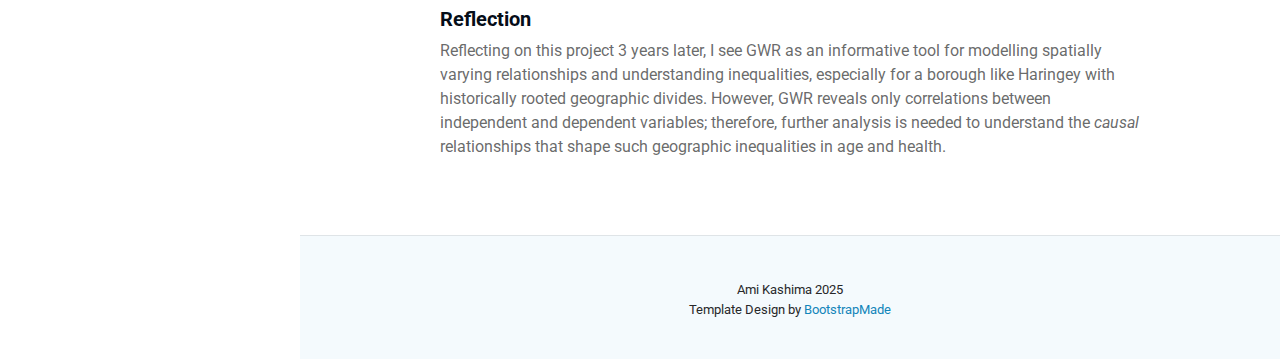
<file: gwr-portfolio-details.html>
<!DOCTYPE html>
<html lang="en">

<head>
  <meta charset="utf-8">
  <meta content="width=device-width, initial-scale=1.0" name="viewport">
  <title>Portfolio Details - iPortfolio Bootstrap Template</title>
  <meta content="" name="description">
  <meta content="" name="keywords">

  <!-- Favicons -->
  <link href="assets/img/favicon.png" rel="icon">
  <link href="assets/img/apple-touch-icon.png" rel="apple-touch-icon">

  <!-- Fonts -->
  <link href="https://fonts.googleapis.com" rel="preconnect">
  <link href="https://fonts.gstatic.com" rel="preconnect" crossorigin>
  <link href="https://fonts.googleapis.com/css2?family=Roboto:ital,wght@0,100;0,300;0,400;0,500;0,700;0,900;1,100;1,300;1,400;1,500;1,700;1,900&family=Poppins:ital,wght@0,100;0,200;0,300;0,400;0,500;0,600;0,700;0,800;0,900;1,100;1,200;1,300;1,400;1,500;1,600;1,700;1,800;1,900&family=Raleway:ital,wght@0,100;0,200;0,300;0,400;0,500;0,600;0,700;0,800;0,900;1,100;1,200;1,300;1,400;1,500;1,600;1,700;1,800;1,900&display=swap" rel="stylesheet">

  <!-- Vendor CSS Files -->
  <link href="assets/vendor/bootstrap/css/bootstrap.min.css" rel="stylesheet">
  <link href="assets/vendor/bootstrap-icons/bootstrap-icons.css" rel="stylesheet">
  <link href="assets/vendor/aos/aos.css" rel="stylesheet">
  <link href="assets/vendor/glightbox/css/glightbox.min.css" rel="stylesheet">
  <link href="assets/vendor/swiper/swiper-bundle.min.css" rel="stylesheet">

  <!-- Main CSS File -->
  <link href="assets/css/main.css" rel="stylesheet">

  <!-- =======================================================
  * Template Name: iPortfolio
  * Template URL: https://bootstrapmade.com/iportfolio-bootstrap-portfolio-websites-template/
  * Updated: Jun 29 2024 with Bootstrap v5.3.3
  * Author: BootstrapMade.com
  * License: https://bootstrapmade.com/license/
  ======================================================== -->
</head>

<body class="portfolio-details-page">

  <header id="header" class="header dark-background d-flex flex-column">
    <i class="header-toggle d-xl-none bi bi-list"></i>

    <a href="index.html" class="logo d-flex align-items-center justify-content-center">
      <!-- Uncomment the line below if you also wish to use an image logo -->
      <!-- <img src="assets/img/logo.png" alt=""> -->
      <h1 class="sitename"><br><br>Ami's Portfolio</h1>
    </a>

    <div class="social-links text-center">
      <a href="https://github.com/amikashima" class="github"><i class="bi bi-github"></i></a>
      <a href="https://www.linkedin.com/in/ami-kashima-99a86022b/" class="linkedin"><i class="bi bi-linkedin"></i></a>
    </div>

    <nav id="navmenu" class="navmenu">
      <ul>
        <li>
          <a href="https://amikashima.github.io/index.html#intro">
            <i class="bi bi-person navicon"></i> About
          </a>
        </li>
        <li>
          <a href="https://amikashima.github.io/index.html#portfolio">
            <i class="bi bi-images navicon"></i> Projects
          </a>
        </li>
        <li>
          <a href="https://amikashima.github.io/index.html#resume">
            <i class="bi bi-file-earmark-text navicon"></i> Resume
          </a>
        </li>
      </ul>
    </nav>

  </header>

  <main class="main">

    <!-- Page Title -->
    <div class="page-title dark-background">
      <div class="container d-lg-flex justify-content-between align-items-center">
        <h1 class="mb-2 mb-lg-0">Portfolio Details</h1>
        <nav class="breadcrumbs">
          <ol>
            <li><a href="index.html">Home</a></li>
            <li class="current">Portfolio Details</li>
          </ol>
        </nav>
      </div>
    </div><!-- End Page Title -->

    <!-- Portfolio Details Section -->
    <section id="portfolio-details" class="portfolio-details section">

      <div class="container" data-aos="fade-up" data-aos-delay="100">

        <div class="row gy-4">

          <div class="col-lg-8">
            <div class="portfolio-details-slider swiper init-swiper">

              <script type="application/json" class="swiper-config">
                {
                  "loop": true,
                  "speed": 600,
                  "autoplay": {
                    "delay": 5000
                  },
                  "slidesPerView": "auto",
                  "pagination": {
                    "el": ".swiper-pagination",
                    "type": "bullets",
                    "clickable": true
                  }
                }
              </script>

              <div class="swiper-wrapper align-items-center">

                <div class="swiper-slide">
                  <img src="assets/img/portfolio/gwr-1.jpg" alt="">
                  <p class="image-caption"></p>
                </div>

                <div class="swiper-slide">
                  <img src="assets/img/portfolio/gwr-2.jpg" alt="">
                  <p class="image-caption"></p>
                </div>

              </div>
              <div class="swiper-pagination"></div>
            </div>
          </div>

          <div class="col-lg-4">
            <div class="portfolio-info" data-aos="fade-up" data-aos-delay="200">
              <h3>Project Information</h3>
              <ul>
                <li><strong>Category</strong>: Data Analysis Coursework</li>
                <li><strong>Affiliation</strong>: University College London</li>
                <li><strong>Project date</strong>: January 2023</li>
              </ul>
            </div>
          </div>

          <div class="col-lg-12">
            <div class="portfolio-description" data-aos="fade-up" data-aos-delay="300">
              <h2>Haringey’s East–West Divide: Geographically Weighted Regression Analysis of Elderly Health Inequality</h2>
              <p>
                This is an adaptation of my assignment from my <a href="https://www.ucl.ac.uk/module-catalogue/modules/data-analysis-POLS0010" target="_blank">second-year introductory data analysis course</a>, 
                for which I created a function on R to output Geographically Weighted Regression analyses and visualisations. 
                I applied my function to the <a href="https://data.london.gov.uk/census/2021-ward-and-lsoa-estimates/" target="_blank">2021 census data</a> in 
                the Borough of Haringey to study how the relationship between age and health varies across space.
                </p>
                
                <h5><strong>What is a Geographically Weighted Regression (GWR)? </strong></h5>
                <p>
                GWR is a method for studying how the relationship between independent and dependent variables varies across geographic areas. 
                Unlike an Ordinary Least Squares (OLS) regression model that estimates a single global relationship for 
                the entire study area, GWR fits a local regression model at each location to account for spatial nonstationarity. 
                The function I constructed checks statistical significance 
                and multicollinearity, runs an adaptive-kernel GWR model, and outputs spatial maps visualising these local relationships.
                </p>
                
              <h5><strong>Proportion of Elderly Population vs Health in Haringey</strong></h5>
              <p>
                When applying a simple OLS regression with independent variables related to demographics, economic activity, 
                education, and homeownership, the proportion of residents over 65 was significantly and positively associated with 
                poor health outcomes across Haringey (β = 0.17, p < 0.001). This indicates that, on average, areas with larger elderly populations 
                reported higher rates of poor health.
                <br><br>

                However, GWR reveals spatial heterogeneity; in the east, there was a strong positive relationship with more elderly populated areas 
                showing worse health, while in the west, the relationship was negative. This suggests that the 
                western areas where there are higher concentrations of elderly people were <em>not</em> associated with worse health and 
                may even correlate with better health outcomes. 
              </p>
                
              <h5><strong>Implications for Public Health</strong></h5>

              <p>
                Historically, western Haringey was established as a Victorian suburb for the middle and upper classes, 
                while eastern Haringey developed as an industrial centre. These historic divides and geospatial inequalities 
                between the east and west continued to persist, which is why spatially sensitive models like GWR reveal these local variations. 
                They are patterns that cannot be captured by a simple OLS model that applies "blanket" assumptions across the borough. 

                <br><br>
                The GWR results hint at the importance of locally tailored public health strategies targeting elderly wellbeing. 
                In the case of Haringey, this means understanding that poor health outcomes among the elderly in eastern neighbourhoods 
                are more strongly explained by age-related factors compared to their counterparts in the west.

                <h5><strong>Reflection</strong></h5>

                <p>
                Reflecting on this project 3 years later, I see GWR as an informative tool for modelling spatially varying relationships and 
                understanding inequalities, especially for a borough like Haringey with historically rooted geographic divides. 
                However, GWR reveals only correlations between independent and dependent variables; therefore, further analysis is needed to
                understand the  <em>causal</em> relationships that shape such geographic 
                inequalities in age and health.  
                
                </p>

            </div>
          </div>
        </div>

        </div>

      </div>

    </section><!-- /Portfolio Details Section -->

  </main>

  <footer id="footer" class="footer position-relative light-background">

    <div class="container">
      <div class="credits">
        <!-- All the links in the footer should remain intact. -->
        <!-- You can delete the links only if you've purchased the pro version. -->
        <!-- Licensing information: https://bootstrapmade.com/license/ -->
        <!-- Purchase the pro version with working PHP/AJAX contact form: [buy-url] -->
        Ami Kashima 2025 <br> Template Design by <a href="https://bootstrapmade.com/">BootstrapMade</a>
      </div>
    </div>

  </footer>

  <!-- Scroll Top -->
  <a href="#" id="scroll-top" class="scroll-top d-flex align-items-center justify-content-center"><i class="bi bi-arrow-up-short"></i></a>

  <!-- Preloader -->
  <div id="preloader"></div>

  <!-- Vendor JS Files -->
  <script src="assets/vendor/bootstrap/js/bootstrap.bundle.min.js"></script>
  <script src="assets/vendor/php-email-form/validate.js"></script>
  <script src="assets/vendor/aos/aos.js"></script>
  <script src="assets/vendor/typed.js/typed.umd.js"></script>
  <script src="assets/vendor/purecounter/purecounter_vanilla.js"></script>
  <script src="assets/vendor/waypoints/noframework.waypoints.js"></script>
  <script src="assets/vendor/glightbox/js/glightbox.min.js"></script>
  <script src="assets/vendor/imagesloaded/imagesloaded.pkgd.min.js"></script>
  <script src="assets/vendor/isotope-layout/isotope.pkgd.min.js"></script>
  <script src="assets/vendor/swiper/swiper-bundle.min.js"></script>

  <!-- Main JS File -->
  <script src="assets/js/main.js"></script>

</body>

</html>
</file>
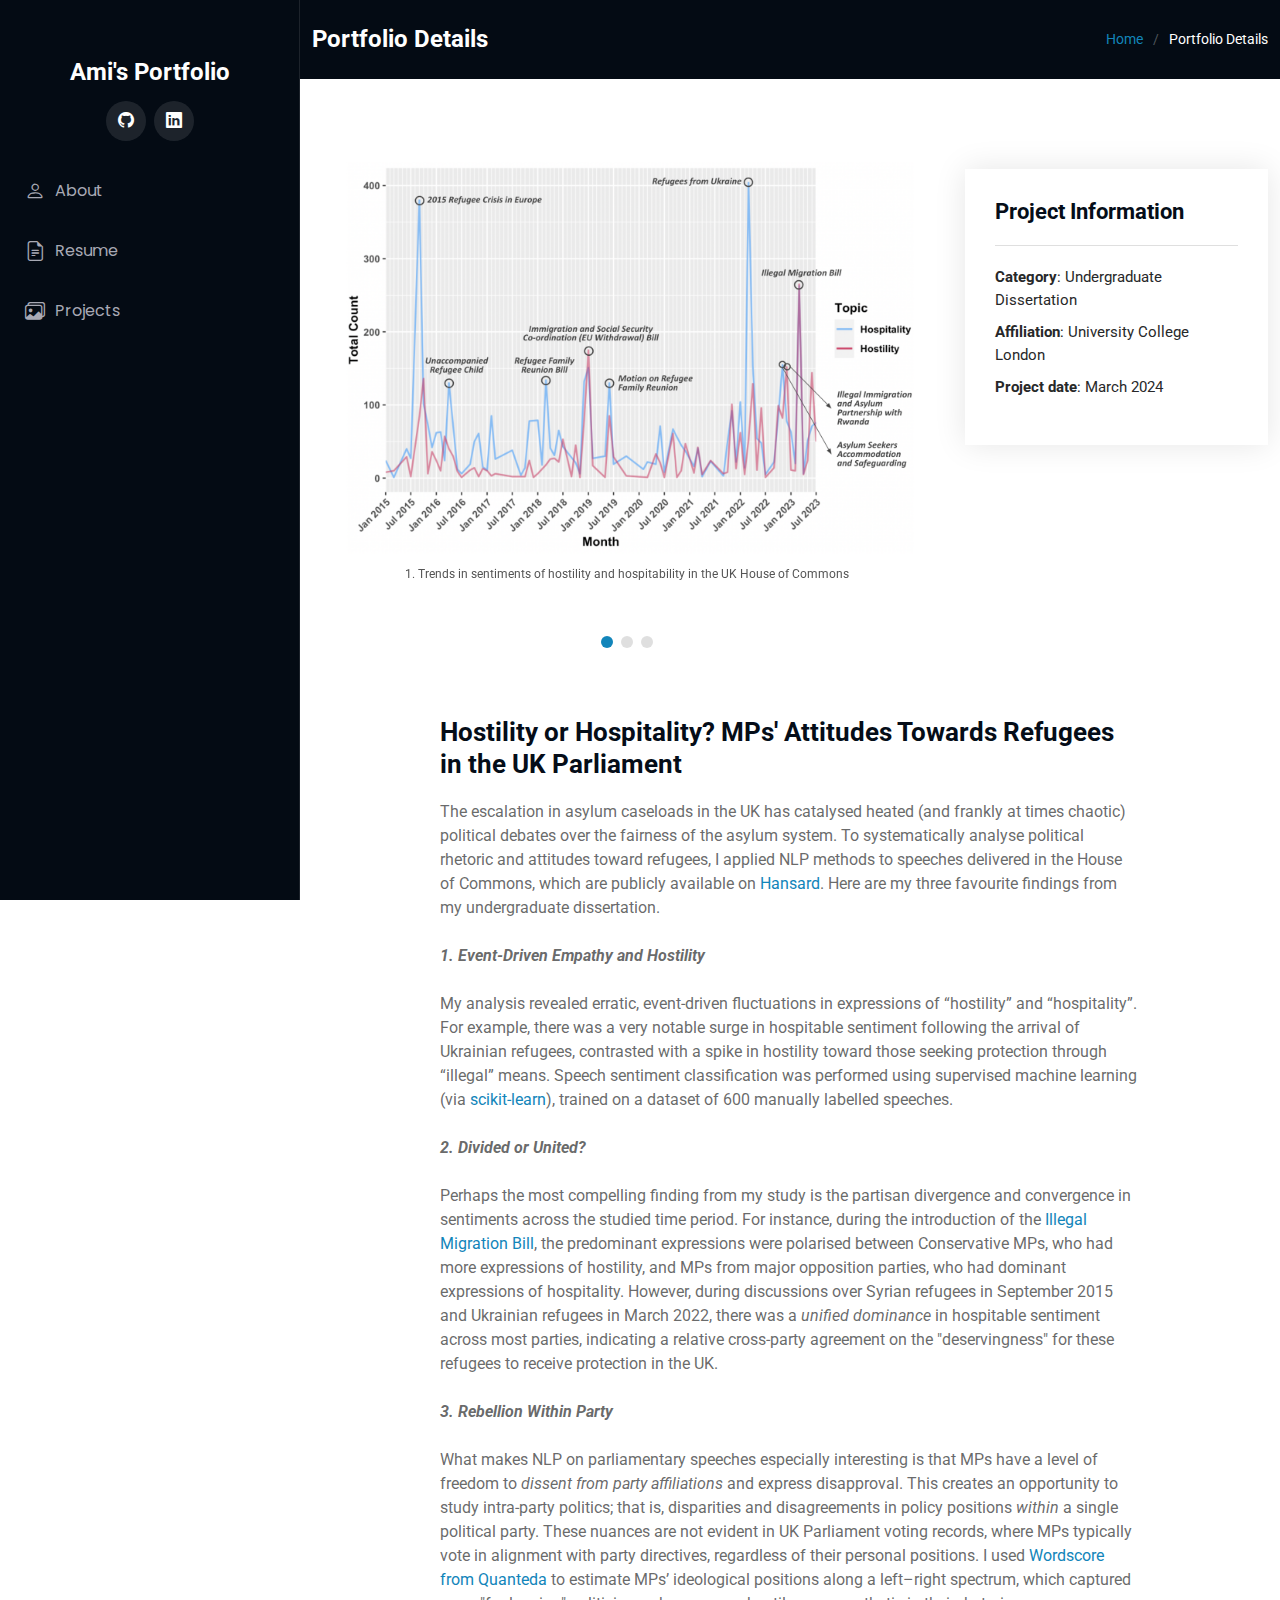
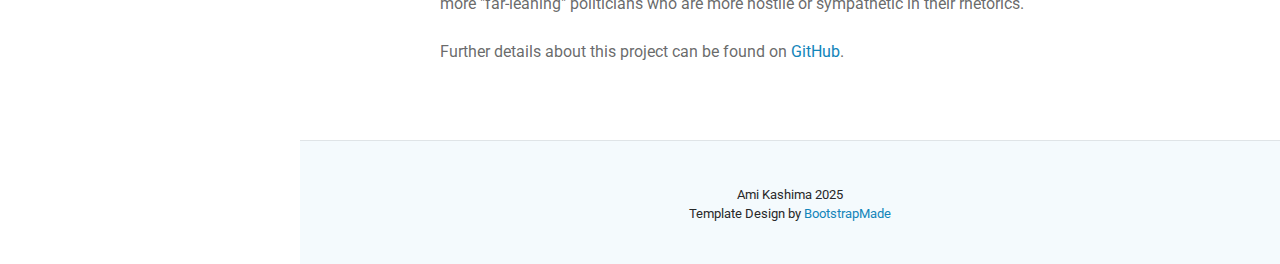
<file: portfolio-details.html>
<!DOCTYPE html>
<html lang="en">

<head>
  <meta charset="utf-8">
  <meta content="width=device-width, initial-scale=1.0" name="viewport">
  <title>Portfolio Details - iPortfolio Bootstrap Template</title>
  <meta content="" name="description">
  <meta content="" name="keywords">

  <!-- Favicons -->
  <link href="assets/img/favicon.png" rel="icon">
  <link href="assets/img/apple-touch-icon.png" rel="apple-touch-icon">

  <!-- Fonts -->
  <link href="https://fonts.googleapis.com" rel="preconnect">
  <link href="https://fonts.gstatic.com" rel="preconnect" crossorigin>
  <link href="https://fonts.googleapis.com/css2?family=Roboto:ital,wght@0,100;0,300;0,400;0,500;0,700;0,900;1,100;1,300;1,400;1,500;1,700;1,900&family=Poppins:ital,wght@0,100;0,200;0,300;0,400;0,500;0,600;0,700;0,800;0,900;1,100;1,200;1,300;1,400;1,500;1,600;1,700;1,800;1,900&family=Raleway:ital,wght@0,100;0,200;0,300;0,400;0,500;0,600;0,700;0,800;0,900;1,100;1,200;1,300;1,400;1,500;1,600;1,700;1,800;1,900&display=swap" rel="stylesheet">

  <!-- Vendor CSS Files -->
  <link href="assets/vendor/bootstrap/css/bootstrap.min.css" rel="stylesheet">
  <link href="assets/vendor/bootstrap-icons/bootstrap-icons.css" rel="stylesheet">
  <link href="assets/vendor/aos/aos.css" rel="stylesheet">
  <link href="assets/vendor/glightbox/css/glightbox.min.css" rel="stylesheet">
  <link href="assets/vendor/swiper/swiper-bundle.min.css" rel="stylesheet">

  <!-- Main CSS File -->
  <link href="assets/css/main.css" rel="stylesheet">

  <!-- =======================================================
  * Template Name: iPortfolio
  * Template URL: https://bootstrapmade.com/iportfolio-bootstrap-portfolio-websites-template/
  * Updated: Jun 29 2024 with Bootstrap v5.3.3
  * Author: BootstrapMade.com
  * License: https://bootstrapmade.com/license/
  ======================================================== -->
</head>

<body class="portfolio-details-page">

  <header id="header" class="header dark-background d-flex flex-column">
    <i class="header-toggle d-xl-none bi bi-list"></i>

    <a href="index.html" class="logo d-flex align-items-center justify-content-center">
      <!-- Uncomment the line below if you also wish to use an image logo -->
      <!-- <img src="assets/img/logo.png" alt=""> -->
      <h1 class="sitename"><br><br>Ami's Portfolio</h1>
    </a>

    <div class="social-links text-center">
      <a href="https://github.com/amikashima" class="github"><i class="bi bi-github"></i></a>
      <a href="https://www.linkedin.com/in/ami-kashima-99a86022b/" class="linkedin"><i class="bi bi-linkedin"></i></a>
    </div>

    <nav id="navmenu" class="navmenu">
      <ul>
        <li><a href="#intro"><i class="bi bi-person navicon"></i> About</a></li>
        <li><a href="#resume"><i class="bi bi-file-earmark-text navicon"></i> Resume</a></li>
        <li><a href="#portfolio"><i class="bi bi-images navicon"></i> Projects</a></li>
      </ul>
    </nav>

  </header>

  <main class="main">

    <!-- Page Title -->
    <div class="page-title dark-background">
      <div class="container d-lg-flex justify-content-between align-items-center">
        <h1 class="mb-2 mb-lg-0">Portfolio Details</h1>
        <nav class="breadcrumbs">
          <ol>
            <li><a href="index.html">Home</a></li>
            <li class="current">Portfolio Details</li>
          </ol>
        </nav>
      </div>
    </div><!-- End Page Title -->

    <!-- Portfolio Details Section -->
    <section id="portfolio-details" class="portfolio-details section">

      <div class="container" data-aos="fade-up" data-aos-delay="100">

        <div class="row gy-4">

          <div class="col-lg-8">
            <div class="portfolio-details-slider swiper init-swiper">

              <script type="application/json" class="swiper-config">
                {
                  "loop": true,
                  "speed": 600,
                  "autoplay": {
                    "delay": 5000
                  },
                  "slidesPerView": "auto",
                  "pagination": {
                    "el": ".swiper-pagination",
                    "type": "bullets",
                    "clickable": true
                  }
                }
              </script>

              <div class="swiper-wrapper align-items-center">

                <div class="swiper-slide">
                  <img src="assets/img/portfolio/refugee-1.jpg" alt="">
                  <p class="image-caption">1. Trends in sentiments of hostility and hospitability in the UK House of Commons</p>
                </div>

                <div class="swiper-slide">
                  <img src="assets/img/portfolio/refugee-2.jpg" alt="">
                  <p class="image-caption">2. Trends in sentiments across parties illustrate the changes in inter-party agreement and disagreement</p>
                </div>

                <div class="swiper-slide">
                  <img src="assets/img/portfolio/refugee-3.jpg" alt="">
                  <p class="image-caption">3. Disparities in Conservative MPs' estimated rhetorical position on refugee-related topics</p>
                </div>

              </div>
              <div class="swiper-pagination"></div>
            </div>
          </div>

          <div class="col-lg-4">
            <div class="portfolio-info" data-aos="fade-up" data-aos-delay="200">
              <h3>Project Information</h3>
              <ul>
                <li><strong>Category</strong>: Undergraduate Dissertation</li>
                <li><strong>Affiliation</strong>: University College London</li>
                <li><strong>Project date</strong>: March 2024</li>
              </ul>
            </div>
          </div>

          <div class="col-lg-12">
            <div class="portfolio-description" data-aos="fade-up" data-aos-delay="300">
              <h2>Hostility or Hospitality? MPs' Attitudes Towards Refugees in the UK Parliament</h2>
              <p>
                The escalation in asylum caseloads in the UK has catalysed heated (and frankly at times chaotic) political debates over the fairness of the asylum system. 
                To systematically analyse political rhetoric and attitudes toward refugees, I applied NLP methods to speeches delivered in the House of Commons, 
                which are publicly available on <a href="https://hansard.parliament.uk/" target="_blank">Hansard</a>. 
                Here are my three favourite findings from my undergraduate dissertation.
              
                <br><br>
                <strong><em>1. Event-Driven Empathy and Hostility </strong></em><br><br>
                My analysis revealed erratic, event-driven fluctuations in expressions of “hostility” and “hospitality”. 
                For example, there was a very notable surge in hospitable sentiment following the arrival of Ukrainian refugees, contrasted with a spike in hostility toward those seeking protection through “illegal” means. 
                Speech sentiment classification was performed using supervised machine learning (via <a href="https://scikit-learn.org/stable/" target="_blank">scikit-learn</a>), trained on a dataset of 600 manually labelled speeches.
                
                <br><br>
                <strong><em>2. Divided or United? </strong></em><br><br>
                Perhaps the most compelling finding from my study is the partisan divergence and convergence in sentiments 
                across the studied time period. For instance, during the introduction of the <a href="https://hansard.parliament.uk/commons/2023-07-11/debates/7568707E-1542-430C-BE00-2E55C0B37FEC/IllegalMigrationBill" target="_blank">Illegal Migration Bill</a>, 
                the predominant expressions were polarised between Conservative MPs, who had more expressions of hostility, 
                and MPs from major opposition parties, who had dominant expressions of hospitality. 
                However, during discussions over Syrian refugees in September 2015 and Ukrainian refugees in March 2022, 
                there was a <em>unified dominance</em> in hospitable sentiment across most parties, indicating a relative
                cross-party agreement on the "deservingness" for these refugees to receive protection in the UK.

                <br><br>
                <strong><em>3. Rebellion Within Party</strong></em><br><br>
                What makes NLP on parliamentary speeches especially interesting is that MPs have a level of freedom to <em>dissent from party affiliations</em> and express disapproval. 
                This creates an opportunity to study intra-party politics; that is, disparities and disagreements in policy positions <em>within</em> a single political party. 
                These nuances are not evident in UK Parliament voting records, where MPs typically vote in alignment with party directives, regardless of their personal positions. 
                I used <a href="https://scikit-learn.org/stable/" target="_blank">Wordscore from Quanteda</a> to estimate MPs’ ideological positions along a left–right spectrum, 
                which captured more "far-leaning" politicians who are more hostile or sympathetic in their rhetorics. 
              
                <br><br>Further details about this project can be found on <a href="https://github.com/amikashima/Undergraduate-Dissertation" target="_blank">GitHub</a>.
              </p>
            </div>
          </div>
        </div>

        </div>

      </div>

    </section><!-- /Portfolio Details Section -->

  </main>

  <footer id="footer" class="footer position-relative light-background">

    <div class="container">
      <div class="credits">
        <!-- All the links in the footer should remain intact. -->
        <!-- You can delete the links only if you've purchased the pro version. -->
        <!-- Licensing information: https://bootstrapmade.com/license/ -->
        <!-- Purchase the pro version with working PHP/AJAX contact form: [buy-url] -->
        Ami Kashima 2025 <br> Template Design by <a href="https://bootstrapmade.com/">BootstrapMade</a>
      </div>
    </div>

  </footer>

  <!-- Scroll Top -->
  <a href="#" id="scroll-top" class="scroll-top d-flex align-items-center justify-content-center"><i class="bi bi-arrow-up-short"></i></a>

  <!-- Preloader -->
  <div id="preloader"></div>

  <!-- Vendor JS Files -->
  <script src="assets/vendor/bootstrap/js/bootstrap.bundle.min.js"></script>
  <script src="assets/vendor/php-email-form/validate.js"></script>
  <script src="assets/vendor/aos/aos.js"></script>
  <script src="assets/vendor/typed.js/typed.umd.js"></script>
  <script src="assets/vendor/purecounter/purecounter_vanilla.js"></script>
  <script src="assets/vendor/waypoints/noframework.waypoints.js"></script>
  <script src="assets/vendor/glightbox/js/glightbox.min.js"></script>
  <script src="assets/vendor/imagesloaded/imagesloaded.pkgd.min.js"></script>
  <script src="assets/vendor/isotope-layout/isotope.pkgd.min.js"></script>
  <script src="assets/vendor/swiper/swiper-bundle.min.js"></script>

  <!-- Main JS File -->
  <script src="assets/js/main.js"></script>

</body>

</html>
</file>
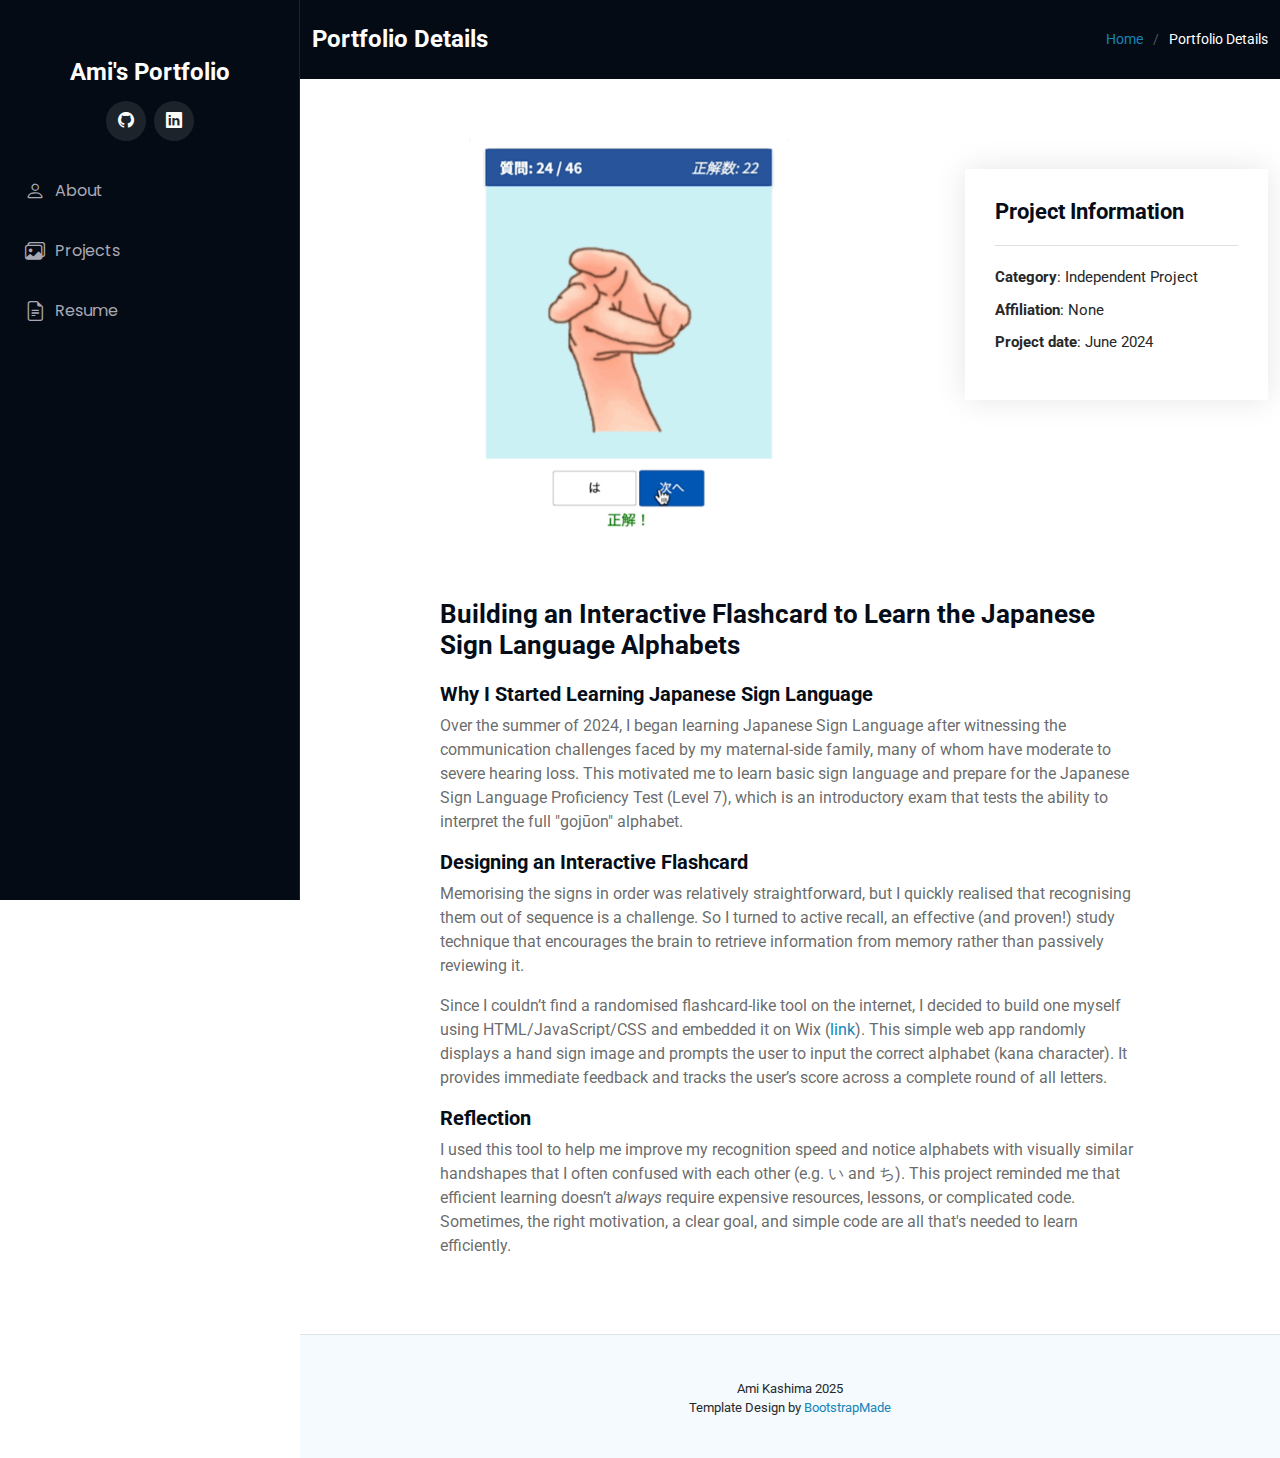
<file: sign-language-details.html>
<!DOCTYPE html>
<html lang="en">

<head>
  <meta charset="utf-8">
  <meta content="width=device-width, initial-scale=1.0" name="viewport">
  <title>Portfolio Details - iPortfolio Bootstrap Template</title>
  <meta content="" name="description">
  <meta content="" name="keywords">

  <!-- Favicons -->
  <link href="assets/img/favicon.png" rel="icon">
  <link href="assets/img/apple-touch-icon.png" rel="apple-touch-icon">

  <!-- Fonts -->
  <link href="https://fonts.googleapis.com" rel="preconnect">
  <link href="https://fonts.gstatic.com" rel="preconnect" crossorigin>
  <link href="https://fonts.googleapis.com/css2?family=Roboto:ital,wght@0,100;0,300;0,400;0,500;0,700;0,900;1,100;1,300;1,400;1,500;1,700;1,900&family=Poppins:ital,wght@0,100;0,200;0,300;0,400;0,500;0,600;0,700;0,800;0,900;1,100;1,200;1,300;1,400;1,500;1,600;1,700;1,800;1,900&family=Raleway:ital,wght@0,100;0,200;0,300;0,400;0,500;0,600;0,700;0,800;0,900;1,100;1,200;1,300;1,400;1,500;1,600;1,700;1,800;1,900&display=swap" rel="stylesheet">

  <!-- Vendor CSS Files -->
  <link href="assets/vendor/bootstrap/css/bootstrap.min.css" rel="stylesheet">
  <link href="assets/vendor/bootstrap-icons/bootstrap-icons.css" rel="stylesheet">
  <link href="assets/vendor/aos/aos.css" rel="stylesheet">
  <link href="assets/vendor/glightbox/css/glightbox.min.css" rel="stylesheet">
  <link href="assets/vendor/swiper/swiper-bundle.min.css" rel="stylesheet">

  <!-- Main CSS File -->
  <link href="assets/css/main.css" rel="stylesheet">

  <!-- =======================================================
  * Template Name: iPortfolio
  * Template URL: https://bootstrapmade.com/iportfolio-bootstrap-portfolio-websites-template/
  * Updated: Jun 29 2024 with Bootstrap v5.3.3
  * Author: BootstrapMade.com
  * License: https://bootstrapmade.com/license/
  ======================================================== -->
</head>

<body class="portfolio-details-page">

  <header id="header" class="header dark-background d-flex flex-column">
    <i class="header-toggle d-xl-none bi bi-list"></i>

    <a href="index.html" class="logo d-flex align-items-center justify-content-center">
      <!-- Uncomment the line below if you also wish to use an image logo -->
      <!-- <img src="assets/img/logo.png" alt=""> -->
      <h1 class="sitename"><br><br>Ami's Portfolio</h1>
    </a>

    <div class="social-links text-center">
      <a href="https://github.com/amikashima" class="github"><i class="bi bi-github"></i></a>
      <a href="https://www.linkedin.com/in/ami-kashima-99a86022b/" class="linkedin"><i class="bi bi-linkedin"></i></a>
    </div>

    <nav id="navmenu" class="navmenu">
      <ul>
        <li>
          <a href="https://amikashima.github.io/index.html#intro">
            <i class="bi bi-person navicon"></i> About
          </a>
        </li>
        <li>
          <a href="https://amikashima.github.io/index.html#portfolio">
            <i class="bi bi-images navicon"></i> Projects
          </a>
        </li>
        <li>
          <a href="https://amikashima.github.io/index.html#resume">
            <i class="bi bi-file-earmark-text navicon"></i> Resume
          </a>
        </li>
      </ul>
    </nav>

  </header>

  <main class="main">

    <!-- Page Title -->
    <div class="page-title dark-background">
      <div class="container d-lg-flex justify-content-between align-items-center">
        <h1 class="mb-2 mb-lg-0">Portfolio Details</h1>
        <nav class="breadcrumbs">
          <ol>
            <li><a href="index.html">Home</a></li>
            <li class="current">Portfolio Details</li>
          </ol>
        </nav>
      </div>
    </div><!-- End Page Title -->

    <!-- Portfolio Details Section -->
    <section id="portfolio-details" class="portfolio-details section">

      <div class="container" data-aos="fade-up" data-aos-delay="100">

        <div class="row gy-4">

          <div class="col-lg-8">
            <div class="portfolio-details-slider swiper init-swiper">

              <script type="application/json" class="swiper-config">
                {
                  "loop": true,
                  "speed": 600,
                  "autoplay": {
                    "delay": 5000
                  },
                  "slidesPerView": "auto",
                  "pagination": {
                    "el": ".swiper-pagination",
                    "type": "bullets",
                    "clickable": true
                  }
                }
              </script>

              <div class="swiper-wrapper align-items-center">

                <div class="swiper-slide">
                  <img src="assets/img/portfolio/sign-demo.GIF" alt=""> 
                  <p class="image-caption"></p>
                </div>


              </div>
              <div class="swiper-pagination"></div>
            </div>
          </div>

          <div class="col-lg-4">
            <div class="portfolio-info" data-aos="fade-up" data-aos-delay="200">
              <h3>Project Information</h3>
              <ul>
                <li><strong>Category</strong>: Independent Project</li>
                <li><strong>Affiliation</strong>: None</li>
                <li><strong>Project date</strong>: June 2024</li>
              </ul>
            </div>
          </div>

          <div class="col-lg-12">
            <div class="portfolio-description" data-aos="fade-up" data-aos-delay="300">
              <h2>Building an Interactive Flashcard to Learn the Japanese Sign Language Alphabets</h2>

    
              <h5><strong>Why I Started Learning Japanese Sign Language</strong></h5>
              <p>
                Over the summer of 2024, I began learning Japanese Sign Language after witnessing the communication challenges faced by my maternal-side family, 
                many of whom have moderate to severe hearing loss. 
                This motivated me to learn basic sign language and prepare for the Japanese Sign Language Proficiency Test (Level 7), which is 
                an introductory exam that tests the ability to interpret the full "gojūon" alphabet. </p>
    
              <h5><strong>Designing an Interactive Flashcard</strong></h5>
              <p>
                Memorising the signs in order was relatively straightforward, 
                but I quickly realised that recognising them out of sequence is a challenge. 
                So I turned to active recall, an effective (and proven!) study technique that encourages 
                the brain to retrieve information from memory rather than passively reviewing it. 
              </p>
    
              <p>Since I couldn’t find a randomised flashcard-like tool on the internet, I decided to build one myself using HTML/JavaScript/CSS and embedded it on Wix (<a href="https://amiamikashima.wixsite.com/japanesesignlanguage" target="_blank">link</a>). 
                This simple web app randomly displays a hand sign image and prompts the user to input the correct alphabet (kana character). 
                It provides immediate feedback and 
                tracks the user’s score across a complete round of all letters.</li>
                </ul>
              </p>
    
              <h5><strong>Reflection</strong></h5>
              <p>
                I used this tool to help me improve my recognition speed and notice alphabets with visually similar handshapes that I often confused with each other (e.g. い and ち).
                This project reminded me that efficient learning doesn’t <em>always</em> require expensive resources, lessons, or complicated code. 
                Sometimes, the right motivation, a clear goal, and simple code are all that's needed to learn efficiently.</p>
            </div>
          </div>
        </div>
    
      </div>
    
    </section><!-- /Portfolio Details Section -->

  </main>

  <footer id="footer" class="footer position-relative light-background">

    <div class="container">
      <div class="credits">
        <!-- All the links in the footer should remain intact. -->
        <!-- You can delete the links only if you've purchased the pro version. -->
        <!-- Licensing information: https://bootstrapmade.com/license/ -->
        <!-- Purchase the pro version with working PHP/AJAX contact form: [buy-url] -->
        Ami Kashima 2025 <br> Template Design by <a href="https://bootstrapmade.com/">BootstrapMade</a>
      </div>
    </div>

  </footer>

  <!-- Scroll Top -->
  <a href="#" id="scroll-top" class="scroll-top d-flex align-items-center justify-content-center"><i class="bi bi-arrow-up-short"></i></a>

  <!-- Preloader -->
  <div id="preloader"></div>

  <!-- Vendor JS Files -->
  <script src="assets/vendor/bootstrap/js/bootstrap.bundle.min.js"></script>
  <script src="assets/vendor/php-email-form/validate.js"></script>
  <script src="assets/vendor/aos/aos.js"></script>
  <script src="assets/vendor/typed.js/typed.umd.js"></script>
  <script src="assets/vendor/purecounter/purecounter_vanilla.js"></script>
  <script src="assets/vendor/waypoints/noframework.waypoints.js"></script>
  <script src="assets/vendor/glightbox/js/glightbox.min.js"></script>
  <script src="assets/vendor/imagesloaded/imagesloaded.pkgd.min.js"></script>
  <script src="assets/vendor/isotope-layout/isotope.pkgd.min.js"></script>
  <script src="assets/vendor/swiper/swiper-bundle.min.js"></script>

  <!-- Main JS File -->
  <script src="assets/js/main.js"></script>

</body>

</html>
</file>
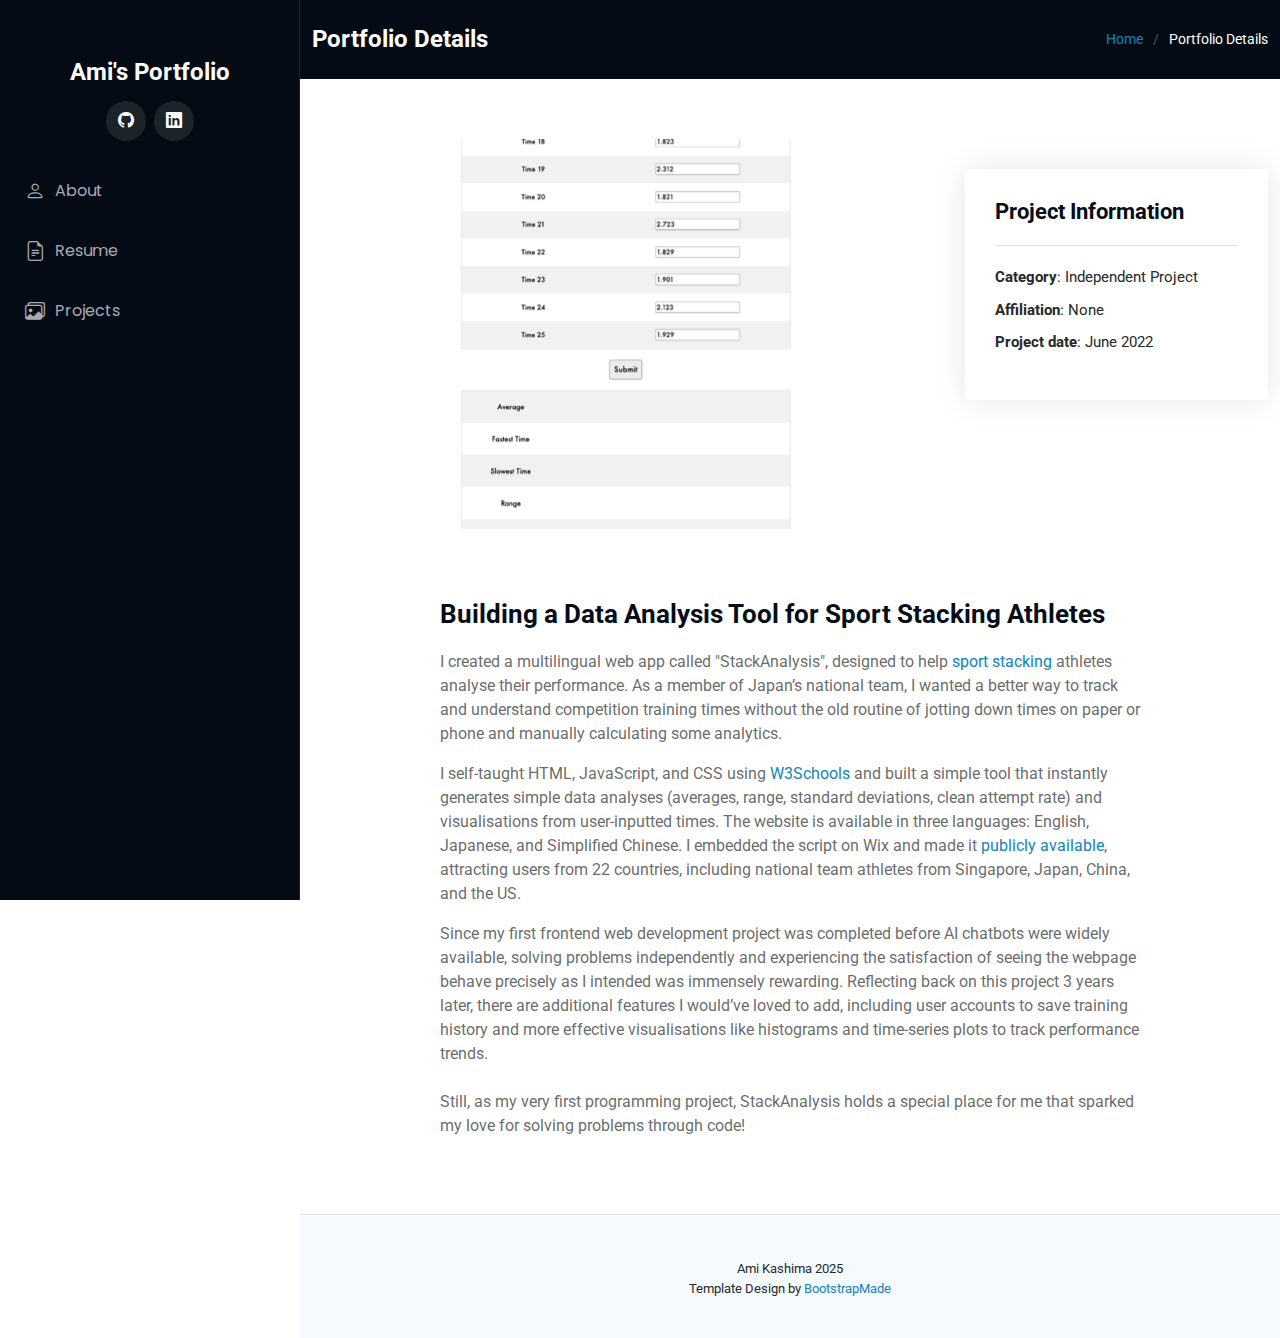
<file: stack-analysis-details.html>
<!DOCTYPE html>
<html lang="en">

<head>
  <meta charset="utf-8">
  <meta content="width=device-width, initial-scale=1.0" name="viewport">
  <title>Portfolio Details - iPortfolio Bootstrap Template</title>
  <meta content="" name="description">
  <meta content="" name="keywords">

  <!-- Favicons -->
  <link href="assets/img/favicon.png" rel="icon">
  <link href="assets/img/apple-touch-icon.png" rel="apple-touch-icon">

  <!-- Fonts -->
  <link href="https://fonts.googleapis.com" rel="preconnect">
  <link href="https://fonts.gstatic.com" rel="preconnect" crossorigin>
  <link href="https://fonts.googleapis.com/css2?family=Roboto:ital,wght@0,100;0,300;0,400;0,500;0,700;0,900;1,100;1,300;1,400;1,500;1,700;1,900&family=Poppins:ital,wght@0,100;0,200;0,300;0,400;0,500;0,600;0,700;0,800;0,900;1,100;1,200;1,300;1,400;1,500;1,600;1,700;1,800;1,900&family=Raleway:ital,wght@0,100;0,200;0,300;0,400;0,500;0,600;0,700;0,800;0,900;1,100;1,200;1,300;1,400;1,500;1,600;1,700;1,800;1,900&display=swap" rel="stylesheet">

  <!-- Vendor CSS Files -->
  <link href="assets/vendor/bootstrap/css/bootstrap.min.css" rel="stylesheet">
  <link href="assets/vendor/bootstrap-icons/bootstrap-icons.css" rel="stylesheet">
  <link href="assets/vendor/aos/aos.css" rel="stylesheet">
  <link href="assets/vendor/glightbox/css/glightbox.min.css" rel="stylesheet">
  <link href="assets/vendor/swiper/swiper-bundle.min.css" rel="stylesheet">

  <!-- Main CSS File -->
  <link href="assets/css/main.css" rel="stylesheet">

  <!-- =======================================================
  * Template Name: iPortfolio
  * Template URL: https://bootstrapmade.com/iportfolio-bootstrap-portfolio-websites-template/
  * Updated: Jun 29 2024 with Bootstrap v5.3.3
  * Author: BootstrapMade.com
  * License: https://bootstrapmade.com/license/
  ======================================================== -->
</head>

<body class="portfolio-details-page">

  <header id="header" class="header dark-background d-flex flex-column">
    <i class="header-toggle d-xl-none bi bi-list"></i>

    <a href="index.html" class="logo d-flex align-items-center justify-content-center">
      <!-- Uncomment the line below if you also wish to use an image logo -->
      <!-- <img src="assets/img/logo.png" alt=""> -->
      <h1 class="sitename"><br><br>Ami's Portfolio</h1>
    </a>

    <div class="social-links text-center">
      <a href="https://github.com/amikashima" class="github"><i class="bi bi-github"></i></a>
      <a href="https://www.linkedin.com/in/ami-kashima-99a86022b/" class="linkedin"><i class="bi bi-linkedin"></i></a>
    </div>

    <nav id="navmenu" class="navmenu">
      <ul>
        <li><a href="#intro"><i class="bi bi-person navicon"></i> About</a></li>
        <li><a href="#resume"><i class="bi bi-file-earmark-text navicon"></i> Resume</a></li>
        <li><a href="#portfolio"><i class="bi bi-images navicon"></i> Projects</a></li>
      </ul>
    </nav>

  </header>

  <main class="main">

    <!-- Page Title -->
    <div class="page-title dark-background">
      <div class="container d-lg-flex justify-content-between align-items-center">
        <h1 class="mb-2 mb-lg-0">Portfolio Details</h1>
        <nav class="breadcrumbs">
          <ol>
            <li><a href="index.html">Home</a></li>
            <li class="current">Portfolio Details</li>
          </ol>
        </nav>
      </div>
    </div><!-- End Page Title -->

    <!-- Portfolio Details Section -->
    <section id="portfolio-details" class="portfolio-details section">

      <div class="container" data-aos="fade-up" data-aos-delay="100">

        <div class="row gy-4">

          <div class="col-lg-8">
            <div class="portfolio-details-slider swiper init-swiper">

              <script type="application/json" class="swiper-config">
                {
                  "loop": true,
                  "speed": 600,
                  "autoplay": {
                    "delay": 5000
                  },
                  "slidesPerView": "auto",
                  "pagination": {
                    "el": ".swiper-pagination",
                    "type": "bullets",
                    "clickable": true
                  }
                }
              </script>

              <div class="swiper-wrapper align-items-center">

                <div class="swiper-slide">
                  <img src="assets/img/portfolio/stackanalysis.GIF" alt=""> 
                  <p class="image-caption"></p>
                </div>


              </div>
              <div class="swiper-pagination"></div>
            </div>
          </div>

          <div class="col-lg-4">
            <div class="portfolio-info" data-aos="fade-up" data-aos-delay="200">
              <h3>Project Information</h3>
              <ul>
                <li><strong>Category</strong>: Independent Project</li>
                <li><strong>Affiliation</strong>: None</li>
                <li><strong>Project date</strong>: June 2022</li>
              </ul>
            </div>
          </div>

          <div class="col-lg-12">
            <div class="portfolio-description" data-aos="fade-up" data-aos-delay="300">
              <h2>Building a Data Analysis Tool for Sport Stacking Athletes</h2>
    
              <p>I created a multilingual web app called "StackAnalysis", designed to help 
                <a href="https://en.wikipedia.org/wiki/Sport_stacking" target="_blank">sport stacking</a> athletes 
                analyse their performance. As a member of Japan’s national team, I wanted a 
                better way to track and understand competition training times without the old 
                routine of jotting down times on paper or phone and manually calculating some analytics. </p>
    
              <p>I self-taught HTML, JavaScript, and CSS using <a href="https://www.w3schools.com/" target="_blank">W3Schools</a> and built a simple tool 
                that instantly generates simple data analyses (averages, range, standard deviations, clean attempt rate) and 
                visualisations from user-inputted times. The website is available in three languages: English, 
                Japanese, and Simplified Chinese. I embedded the script on Wix and made it <a href="https://amiamikashima.wixsite.com/stackanalysis" target="_blank">publicly available</a>, 
                attracting users from 22 countries, 
                including national team athletes from Singapore, Japan, China, and the US.
              </p>
    
              <p>Since my first frontend web development project was completed before AI chatbots were widely available, 
                solving problems independently and experiencing 
                the satisfaction of seeing the webpage behave precisely as I intended was immensely rewarding. 
                Reflecting back on 
                this project 3 years later, there are additional features I would’ve loved to add, 
                including user accounts to save training history and more effective visualisations like histograms and 
                time-series plots to track performance trends. 
                
                <br><br>
                Still, as my very first programming project, 
                StackAnalysis holds a special place for me that sparked my love for solving problems through code!</p>
            </div>
          </div>
        </div>
    
      </div>
    
    </section><!-- /Portfolio Details Section -->

  </main>

  <footer id="footer" class="footer position-relative light-background">

    <div class="container">
      <div class="credits">
        <!-- All the links in the footer should remain intact. -->
        <!-- You can delete the links only if you've purchased the pro version. -->
        <!-- Licensing information: https://bootstrapmade.com/license/ -->
        <!-- Purchase the pro version with working PHP/AJAX contact form: [buy-url] -->
        Ami Kashima 2025 <br> Template Design by <a href="https://bootstrapmade.com/">BootstrapMade</a>
      </div>
    </div>

  </footer>

  <!-- Scroll Top -->
  <a href="#" id="scroll-top" class="scroll-top d-flex align-items-center justify-content-center"><i class="bi bi-arrow-up-short"></i></a>

  <!-- Preloader -->
  <div id="preloader"></div>

  <!-- Vendor JS Files -->
  <script src="assets/vendor/bootstrap/js/bootstrap.bundle.min.js"></script>
  <script src="assets/vendor/php-email-form/validate.js"></script>
  <script src="assets/vendor/aos/aos.js"></script>
  <script src="assets/vendor/typed.js/typed.umd.js"></script>
  <script src="assets/vendor/purecounter/purecounter_vanilla.js"></script>
  <script src="assets/vendor/waypoints/noframework.waypoints.js"></script>
  <script src="assets/vendor/glightbox/js/glightbox.min.js"></script>
  <script src="assets/vendor/imagesloaded/imagesloaded.pkgd.min.js"></script>
  <script src="assets/vendor/isotope-layout/isotope.pkgd.min.js"></script>
  <script src="assets/vendor/swiper/swiper-bundle.min.js"></script>

  <!-- Main JS File -->
  <script src="assets/js/main.js"></script>

</body>

</html>
</file>
<file: assets/css/main.css>
/**
* Template Name: iPortfolio
* Template URL: https://bootstrapmade.com/iportfolio-bootstrap-portfolio-websites-template/
* Updated: Jun 29 2024 with Bootstrap v5.3.3
* Author: BootstrapMade.com
* License: https://bootstrapmade.com/license/
*/

/*--------------------------------------------------------------
# Font & Color Variables
# Help: https://bootstrapmade.com/color-system/
--------------------------------------------------------------*/
/* Fonts */
:root {
  --default-font: "Roboto",  system-ui, -apple-system, "Segoe UI", Roboto, "Helvetica Neue", Arial, "Noto Sans", "Liberation Sans", sans-serif, "Apple Color Emoji", "Segoe UI Emoji", "Segoe UI Symbol", "Noto Color Emoji";
  --heading-font: "Roboto",  sans-serif;
  --nav-font: "Poppins",  sans-serif;
}

/* Global Colors - The following color variables are used throughout the website. Updating them here will change the color scheme of the entire website */
:root { 
  --background-color: #ffffff; /* Background color for the entire website, including individual sections */
  --default-color: #272829; /* Default color used for the majority of the text content across the entire website */
  --heading-color: #050d18; /* Color for headings, subheadings and title throughout the website */
  --accent-color: #1285ba; /*  Accent color that represents your brand on the website. It's used for buttons, links, and other elements that need to stand out */
  --surface-color: #ffffff; /* The surface color is used as a background of boxed elements within sections, such as cards, icon boxes, or other elements that require a visual separation from the global background. */
  --contrast-color: #ffffff; /* Contrast color for text, ensuring readability against backgrounds of accent, heading, or default colors. */
}

/* Nav Menu Colors - The following color variables are used specifically for the navigation menu. They are separate from the global colors to allow for more customization options */
:root {
  --nav-color: #a8a9b4;  /* The default color of the main navmenu links */
  --nav-hover-color: #ffffff; /* Applied to main navmenu links when they are hovered over or active */
  --nav-mobile-background-color: #040b14; /* Used as the background color for mobile navigation menu */
  --nav-dropdown-background-color: #040b14; /* Used as the background color for dropdown items that appear when hovering over primary navigation items */
  --nav-dropdown-color: #a8a9b4; /* Used for navigation links of the dropdown items in the navigation menu. */
  --nav-dropdown-hover-color: #ffffff; /* Similar to --nav-hover-color, this color is applied to dropdown navigation links when they are hovered over. */
}

/* Color Presets - These classes override global colors when applied to any section or element, providing reuse of the sam color scheme. */

.light-background {
  --background-color: #f4fafd;
  --surface-color: #ffffff;
}

.dark-background {
  --background-color: #040b14;
  --default-color: #ffffff;
  --heading-color: #ffffff;
  --surface-color: #151f2b;
  --contrast-color: #ffffff;
}

/* Smooth scroll */
:root {
  scroll-behavior: smooth;
}

/*--------------------------------------------------------------
# General Styling & Shared Classes
--------------------------------------------------------------*/
body {
  color: var(--default-color);
  background-color: var(--background-color);
  font-family: var(--default-font);
}

a {
  color: var(--accent-color);
  text-decoration: none;
  transition: 0.3s;
}

a:hover {
  color: color-mix(in srgb, var(--accent-color), transparent 25%);
  text-decoration: none;
}

h1,
h2,
h3,
h4,
h5,
h6 {
  color: var(--heading-color);
  font-family: var(--heading-font);
}

/* PHP Email Form Messages
------------------------------*/
.php-email-form .error-message {
  display: none;
  background: #df1529;
  color: #ffffff;
  text-align: left;
  padding: 15px;
  margin-bottom: 24px;
  font-weight: 600;
}

.php-email-form .sent-message {
  display: none;
  color: #ffffff;
  background: #059652;
  text-align: center;
  padding: 15px;
  margin-bottom: 24px;
  font-weight: 600;
}

.php-email-form .loading {
  display: none;
  background: var(--surface-color);
  text-align: center;
  padding: 15px;
  margin-bottom: 24px;
}

.php-email-form .loading:before {
  content: "";
  display: inline-block;
  border-radius: 50%;
  width: 24px;
  height: 24px;
  margin: 0 10px -6px 0;
  border: 3px solid var(--accent-color);
  border-top-color: var(--surface-color);
  animation: php-email-form-loading 1s linear infinite;
}

@keyframes php-email-form-loading {
  0% {
    transform: rotate(0deg);
  }

  100% {
    transform: rotate(360deg);
  }
}

/*--------------------------------------------------------------
# Global Header
--------------------------------------------------------------*/
.header {
  color: var(--default-color);
  background-color: var(--background-color);
  position: fixed;
  top: 0;
  left: 0;
  bottom: 0;
  padding: 0 15px;
  width: 300px;
  transition: all ease-in-out 0.3s;
  overflow-y: auto;
  z-index: 997;
  border-right: 1px solid color-mix(in srgb, var(--default-color), transparent 90%);
}

.header .profile-img img {
  margin: 15px auto;
  display: block;
  width: 120px;
  border: 8px solid color-mix(in srgb, var(--default-color), transparent 85%);
}

.header .logo {
  line-height: 1;
  margin-bottom: 15px;
}

.header .logo img {
  max-height: 32px;
  margin-right: 8px;
}

.header .logo h1 {
  font-size: 24px;
  margin: 0;
  font-weight: 700;
  color: var(--heading-color);
}

.header .social-links {
  margin: 0 0 20px 0;
}

.header .social-links a {
  font-size: 16px;
  display: inline-flex;
  align-items: center;
  justify-content: center;
  background: color-mix(in srgb, var(--default-color), transparent 90%);
  color: var(--default-color);
  margin: 0 2px;
  border-radius: 50%;
  text-align: center;
  width: 40px;
  height: 40px;
  transition: 0.3s;
}

.header .social-links a:hover {
  color: var(--contrast-color);
  background: var(--accent-color);
}

@media (min-width: 1200px) {

  .header~main,
  .header~#footer {
    margin-left: 300px;
  }
}

@media (max-width: 1199px) {
  .header {
    left: -100%;
  }
}

.header.header-show {
  left: 0;
}

.header .header-toggle {
  color: var(--contrast-color);
  background-color: var(--accent-color);
  font-size: 22px;
  display: flex;
  align-items: center;
  justify-content: center;
  width: 40px;
  height: 40px;
  border-radius: 50%;
  cursor: pointer;
  position: fixed;
  top: 15px;
  right: 15px;
  z-index: 9999;
  transition: background-color 0.3s;
}

.header .header-toggle:hover {
  color: var(--contrast-color);
  background-color: color-mix(in srgb, var(--accent-color) 90%, white 15%);
}

/*--------------------------------------------------------------
# Navigation Menu
--------------------------------------------------------------*/
.mobile-nav-toggle {
  display: none;
}

.navmenu {
  padding: 0;
  z-index: 9997;
}

.navmenu ul {
  list-style: none;
  padding: 0 0 20px 0;
  margin: 0;
}

.navmenu a,
.navmenu a:focus {
  color: var(--nav-color);
  padding: 15px 10px;
  font-family: var(--nav-font);
  font-size: 16px;
  font-weight: 400;
  display: flex;
  align-items: center;
  white-space: nowrap;
  transition: 0.3s;
  width: 100%;
}

.navmenu a .navicon,
.navmenu a:focus .navicon {
  font-size: 20px;
  margin-right: 10px;
}

.navmenu a .toggle-dropdown,
.navmenu a:focus .toggle-dropdown {
  font-size: 12px;
  line-height: 0;
  margin-left: auto;
  width: 30px;
  height: 30px;
  display: flex;
  align-items: center;
  justify-content: center;
  border-radius: 50%;
  transition: 0.3s;
  flex-shrink: 0;
  background-color: color-mix(in srgb, var(--accent-color), transparent 90%);
}

.navmenu a .toggle-dropdown:hover,
.navmenu a:focus .toggle-dropdown:hover {
  background-color: var(--accent-color);
  color: var(--contrast-color);
}

.navmenu a:hover,
.navmenu .active,
.navmenu .active:focus {
  color: var(--nav-hover-color);
}

.navmenu a:hover .navicon,
.navmenu .active .navicon,
.navmenu .active:focus .navicon {
  color: var(--accent-color);
}

.navmenu .active .toggle-dropdown,
.navmenu .active:focus .toggle-dropdown {
  background-color: var(--accent-color);
  color: var(--contrast-color);
  transform: rotate(180deg);
}

.navmenu .dropdown {
  display: block;
}

.navmenu .dropdown a,
.navmenu .dropdown a:focus {
  color: --nav-dropdown-color;
}

.navmenu .dropdown a:hover,
.navmenu .dropdown .active,
.navmenu .dropdown .active:focus {
  color: var(--nav-dropdown-hover-color);
}

.navmenu .dropdown ul {
  position: static;
  display: none;
  z-index: 99;
  padding: 5px 10px;
  margin: 5px 10px;
  background-color: var(--nav-dropdown-background-color);
  border: 1px solid color-mix(in srgb, var(--default-color), transparent 90%);
  box-shadow: none;
  transition: all 0.5s ease-in-out;
}

.navmenu .dropdown ul ul {
  background-color: rgba(33, 37, 41, 0.1);
}

.navmenu .dropdown>.dropdown-active {
  display: block;
  background-color: rgba(33, 37, 41, 0.03);
}

/*--------------------------------------------------------------
# Global Footer
--------------------------------------------------------------*/
.footer {
  color: var(--default-color);
  background-color: var(--background-color);
  font-size: 14px;
  padding: 40px 0;
  position: relative;
  border-top: 1px solid color-mix(in srgb, var(--default-color), transparent 90%);
}

.footer .copyright p {
  margin-bottom: 0;
}

.footer .credits {
  margin-top: 4px;
  font-size: 13px;
  text-align: center;
}

/*--------------------------------------------------------------
# Preloader
--------------------------------------------------------------*/
#preloader {
  position: fixed;
  inset: 0;
  z-index: 999999;
  overflow: hidden;
  background: var(--background-color);
  transition: all 0.6s ease-out;
}

#preloader:before {
  content: "";
  position: fixed;
  top: calc(50% - 30px);
  left: calc(50% - 30px);
  border: 6px solid #ffffff;
  border-color: var(--accent-color) transparent var(--accent-color) transparent;
  border-radius: 50%;
  width: 60px;
  height: 60px;
  animation: animate-preloader 1.5s linear infinite;
}

@keyframes animate-preloader {
  0% {
    transform: rotate(0deg);
  }

  100% {
    transform: rotate(360deg);
  }
}

/*--------------------------------------------------------------
# Scroll Top Button
--------------------------------------------------------------*/
.scroll-top {
  position: fixed;
  visibility: hidden;
  opacity: 0;
  right: 15px;
  bottom: -15px;
  z-index: 99999;
  background-color: var(--accent-color);
  width: 44px;
  height: 44px;
  border-radius: 50px;
  transition: all 0.4s;
}

.scroll-top i {
  font-size: 24px;
  color: var(--contrast-color);
  line-height: 0;
}

.scroll-top:hover {
  background-color: color-mix(in srgb, var(--accent-color), transparent 20%);
  color: var(--contrast-color);
}

.scroll-top.active {
  visibility: visible;
  opacity: 1;
  bottom: 15px;
}

/*--------------------------------------------------------------
# Disable aos animation delay on mobile devices
--------------------------------------------------------------*/
@media screen and (max-width: 768px) {
  [data-aos-delay] {
    transition-delay: 0 !important;
  }
}

/*--------------------------------------------------------------
# Global Page Titles & Breadcrumbs
--------------------------------------------------------------*/
.page-title {
  color: var(--default-color);
  background-color: var(--background-color);
  padding: 25px 0;
  position: relative;
}

.page-title h1 {
  font-size: 24px;
  font-weight: 700;
}

.page-title .breadcrumbs ol {
  display: flex;
  flex-wrap: wrap;
  list-style: none;
  padding: 0;
  margin: 0;
  font-size: 14px;
  font-weight: 400;
}

.page-title .breadcrumbs ol li+li {
  padding-left: 10px;
}

.page-title .breadcrumbs ol li+li::before {
  content: "/";
  display: inline-block;
  padding-right: 10px;
  color: color-mix(in srgb, var(--default-color), transparent 70%);
}

/*--------------------------------------------------------------
# Global Sections
--------------------------------------------------------------*/
section,
.section {
  color: var(--default-color);
  background-color: var(--background-color);
  padding: 60px 0;
  overflow: clip;
}

/*--------------------------------------------------------------
# Global Section Titles
--------------------------------------------------------------*/
.section-title {
  padding-bottom: 5px;
  position: relative;
}

.section-title h2 {
  font-size: 32px;
  font-weight: 700;
  margin-bottom: 20px;
  padding-bottom: 20px;
  position: relative;
}

.section-title h2:after {
  content: "";
  position: absolute;
  display: block;
  width: 50px;
  height: 3px;
  background: var(--accent-color);
  left: 0;
  bottom: 0;
}

.section-title p {
  margin-bottom: 0;
}

/*--------------------------------------------------------------
# Intro Section (Merged Hero + About)
--------------------------------------------------------------*/
.intro-section {
  width: 100%;
  min-height: 20vh; /* Adjust height as needed */
  padding: 60px 0; /* Reduced padding */
  display: flex;
  align-items: center;
  justify-content: center;
  text-align: center;
  background-color: var(--background-color); /* Keep it clean */
}

.intro-title {
  font-size: 60px; /* Title size */
  font-weight: 700;
  color: var(--default-color);
  margin-bottom: 20px;
}

.intro-description {
  font-size: 16px;
  max-width: 700px;
  margin: 0 auto;
  line-height: 1.6;
  color: var(--default-color);
}

@media (max-width: 768px) {
  .intro-title {
    font-size: 28px;
  }
  .intro-description {
    font-size: 16px;
    padding: 0 20px; /* Small padding for mobile */
  }
}

/*--------------------------------------------------------------
# Resume Section
--------------------------------------------------------------*/
.resume .resume-title {
  color: var(--heading-color);
  font-size: 26px;
  font-weight: 700;
  margin-top: 20px;
  margin-bottom: 20px;
}

.resume .resume-item {
  padding: 0 0 20px 20px;
  margin-top: -2px;
  border-left: 2px solid var(--accent-color);
  position: relative;
}

.resume .resume-item h4 {
  color: var(--heading-color);
  line-height: 18px;
  font-size: 18px;
  font-weight: 600;
  text-transform: uppercase;
  color: color-mix(in srgb, var(--default-color), transparent 20%);
  margin-bottom: 20px;
}

.resume .resume-item h5 {
  font-size: 16px;
  padding: 5px 15px;
  display: inline-block;
  font-weight: 600;
  margin-bottom: 10px;
}

.resume .resume-item ul {
  padding-left: 20px;
}

.resume .resume-item ul li {
  padding-bottom: 10px;
}

.resume .resume-item:last-child {
  padding-bottom: 0;
}

.resume .resume-item::before {
  content: "";
  position: absolute;
  width: 16px;
  height: 16px;
  border-radius: 50px;
  left: -9px;
  top: 0;
  background: var(--background-color);
  border: 2px solid var(--accent-color);
}

/*--------------------------------------------------------------
# Portfolio Section
--------------------------------------------------------------*/

.portfolio .portfolio-filters {
  padding: 0;
  margin: 0 auto 20px auto;
  list-style: none;
  text-align: center;
}

.portfolio .portfolio-filters li {
  cursor: pointer;
  display: inline-block;
  padding: 0;
  font-size: 14px;
  font-weight: 400;
  margin: 0 10px;
  line-height: 1;
  text-transform: uppercase;
  margin-bottom: 10px;
  transition: all 0.3s ease-in-out;
}

.portfolio .portfolio-filters li:hover,
.portfolio .portfolio-filters li.filter-active {
  color: var(--accent-color);
}

.portfolio .portfolio-filters li:first-child {
  margin-left: 0;
}

.portfolio .portfolio-filters li:last-child {
  margin-right: 0;
}

@media (max-width: 575px) {
  .portfolio .portfolio-filters li {
    font-size: 14px;
    margin: 0 5px;
  }
}

.portfolio .portfolio-content {
  position: relative;
  overflow: hidden;
}

.portfolio .portfolio-content img {
  transition: 0.3s;
}

.portfolio .portfolio-content .portfolio-info {
  opacity: 0;
  position: absolute;
  inset: 0;
  z-index: 3;
  transition: all ease-in-out 0.3s;
  background: rgba(0, 0, 0, 0.6);
  padding: 15px;
}

.portfolio .portfolio-content .portfolio-info h4 {
  font-size: 14px;
  padding: 5px 10px;
  font-weight: 400;
  color: #ffffff;
  display: inline-block;
  background-color: var(--accent-color);
}

.portfolio .portfolio-content .portfolio-info p {
  position: absolute;
  bottom: 10px;
  text-align: center;
  display: inline-block;
  left: 0;
  right: 0;
  font-size: 16px;
  font-weight: 600;
  color: rgba(255, 255, 255, 0.8);
}


.portfolio .portfolio-content .portfolio-info .details-link {
  position: absolute;
  left: calc(50%);
  transform: translateX(-50%);
  font-size: 26px;
  top: calc(50% - 25px);
  color: #fff;
  transition: 0.3s;
  line-height: 1.2;
}

.portfolio .portfolio-content .portfolio-info .details-link:hover {
  color: var(--accent-color);
}

.portfolio .portfolio-content .portfolio-info .details-link {
  left: 50%;
  font-size: 34px;
  line-height: 0;
}

.portfolio .portfolio-content:hover .portfolio-info {
  opacity: 1;
}

.portfolio .portfolio-content:hover img {
  transform: scale(1.1);
}

/*--------------------------------------------------------------
# Portfolio Details Section
--------------------------------------------------------------*/
.image-caption {
  font-size: 12px;
  color: #555;
  margin-top: 10px;
  max-width: 600px;
  text-align: center;
  margin-left: auto;
  margin-right: auto;
}

.portfolio-details .portfolio-details-slider img {
  max-width: 600px;
  display: block;
  margin: 0 auto;
}

.portfolio-details .portfolio-details-slider .swiper-pagination {
  margin-top: 20px;
  position: relative;
}

.portfolio-details .portfolio-details-slider .swiper-pagination .swiper-pagination-bullet {
  width: 12px;
  height: 12px;
  background-color: color-mix(in srgb, var(--default-color), transparent 85%);
  opacity: 1;
}

.portfolio-details .portfolio-details-slider .swiper-pagination .swiper-pagination-bullet-active {
  background-color: var(--accent-color);
}

.portfolio-details .portfolio-info {
  max-width: 400px;
  margin: 30px auto;
  padding: 30px;
  box-shadow: 0px 0 30px rgba(0, 0, 0, 0.1);
  background-color: #fff; /* Optional: add background for clarity */
}

.portfolio-details .portfolio-info h3 {
  font-size: 22px;
  font-weight: 700;
  margin-bottom: 20px;
  padding-bottom: 20px;
  border-bottom: 1px solid color-mix(in srgb, var(--default-color), transparent 85%);
}

.portfolio-details .portfolio-info ul {
  list-style: none;
  padding: 0;
  font-size: 15px;
}

.portfolio-details .portfolio-info ul li+li {
  margin-top: 10px;
}

.portfolio-details .portfolio-description {
  max-width: 700px;
  margin: 0 auto;
  padding-top: 30px;
  text-align: left; /* Optional: keep text alignment tidy */
}

.portfolio-details .portfolio-description h2 {
  font-size: 26px;
  font-weight: 700;
  margin-bottom: 20px;
}

.portfolio-details .portfolio-description p {
  padding: 0;
  color: color-mix(in srgb, var(--default-color), transparent 30%);
}

@media (max-width: 768px) {
  .portfolio-details .portfolio-details-slider img {
    width: 90%;
  }

  .portfolio-details .portfolio-info,
  .portfolio-details .portfolio-description {
    padding: 20px;
  }
}

/*--------------------------------------------------------------
# Starter Section Section
--------------------------------------------------------------*/
/*.starter-section {
  /* Add your styles here */
/*}
</file>
